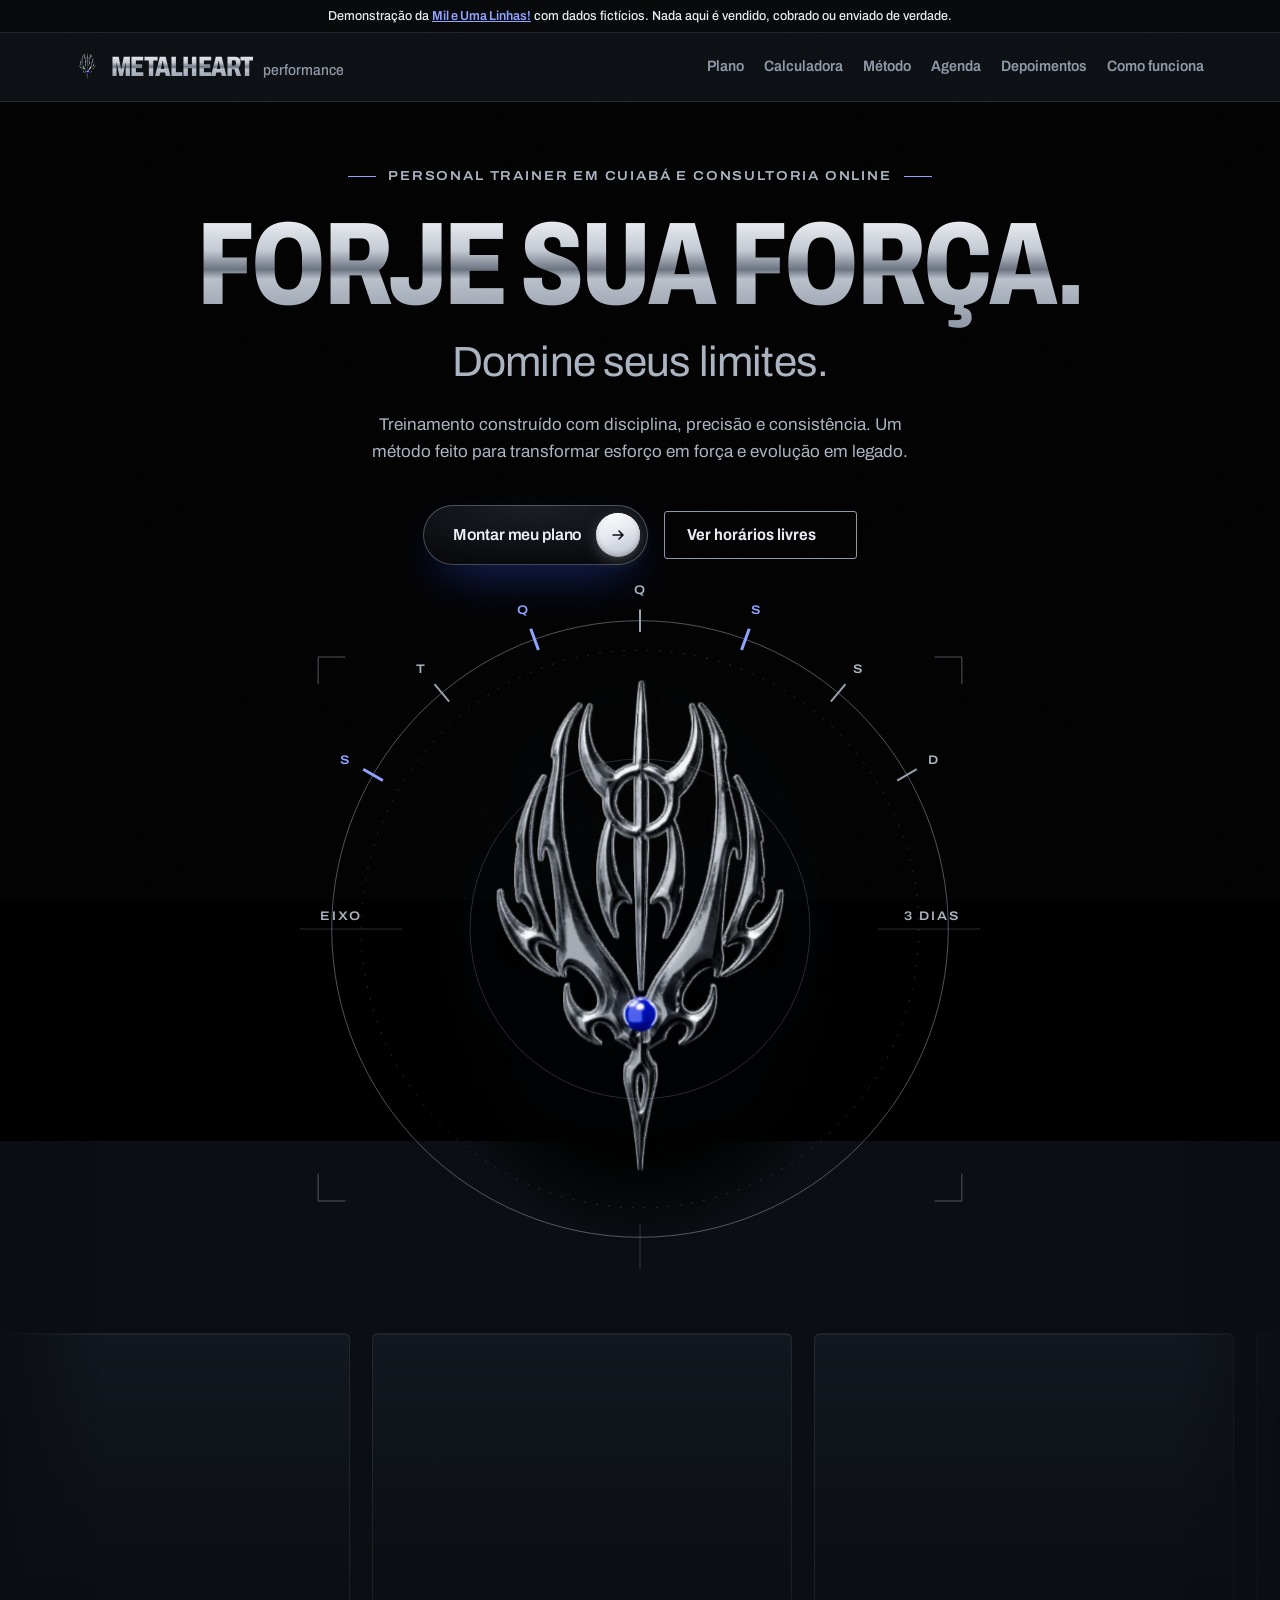
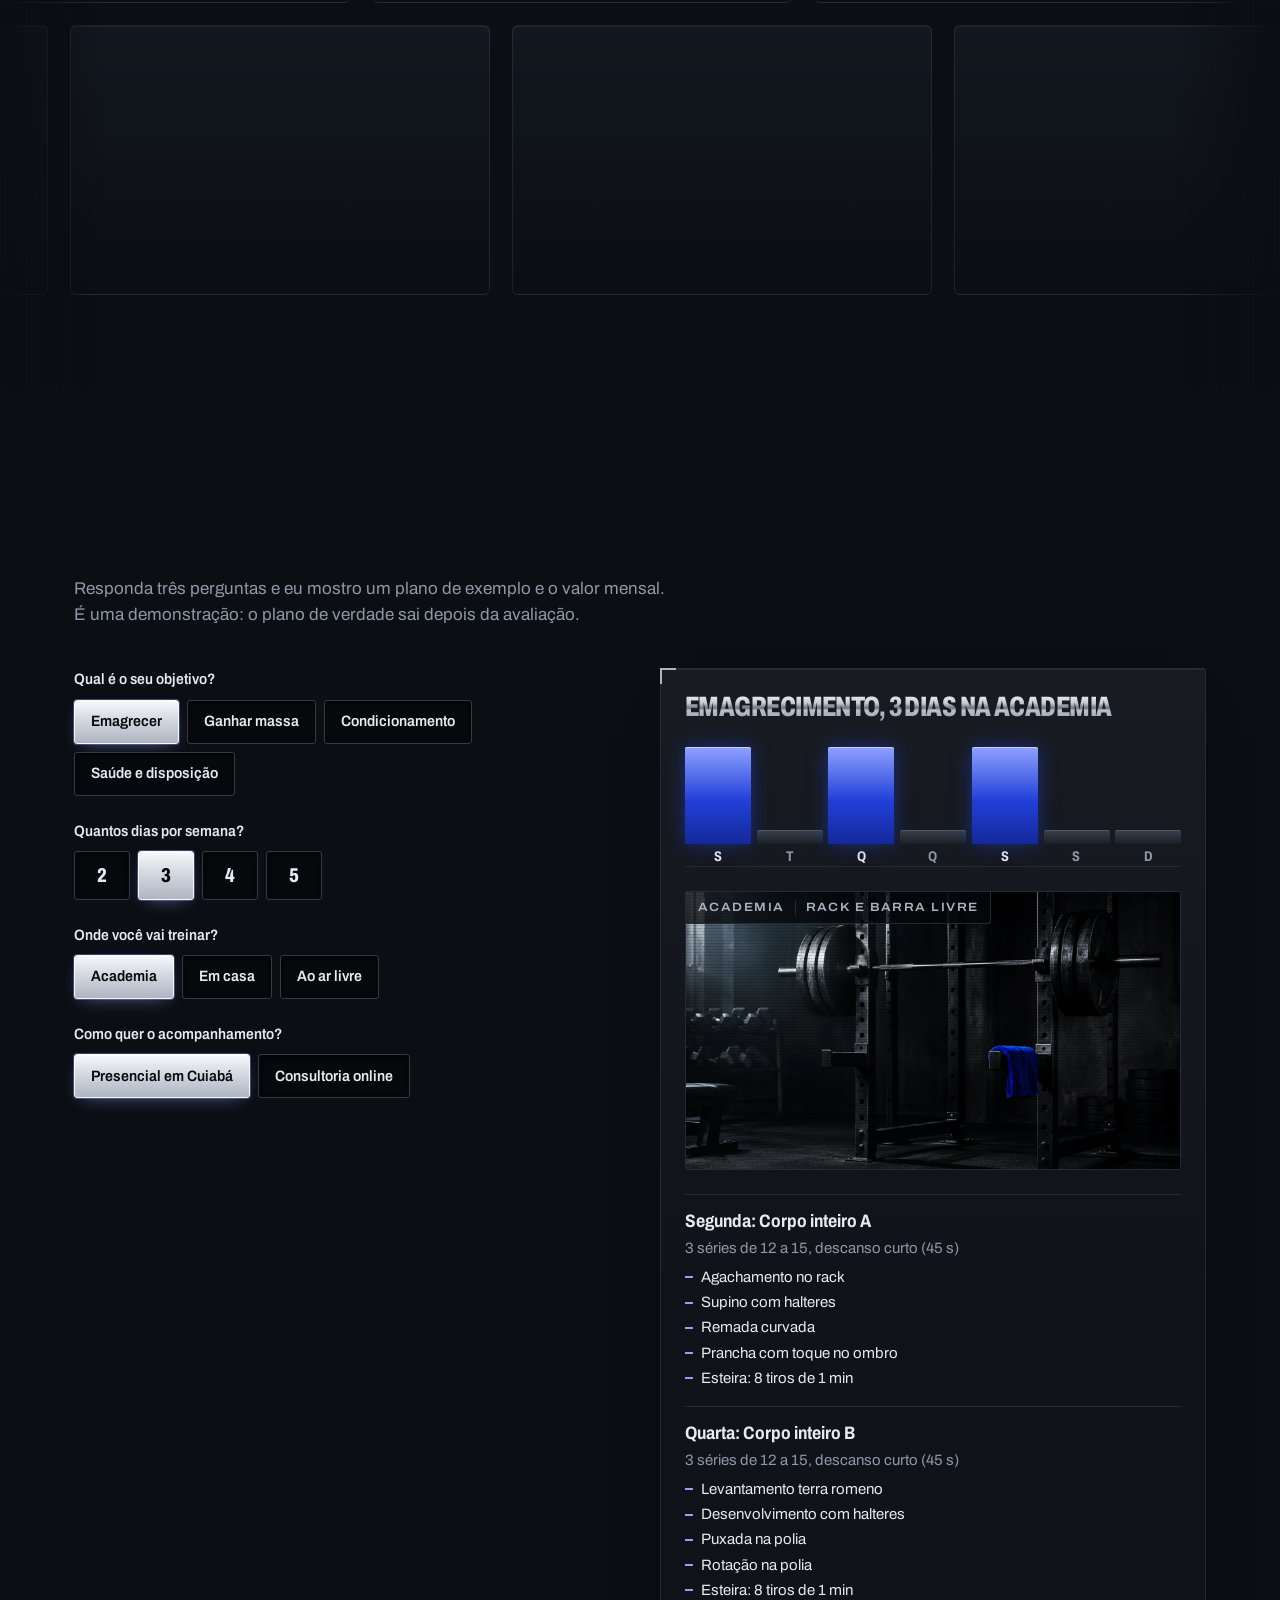
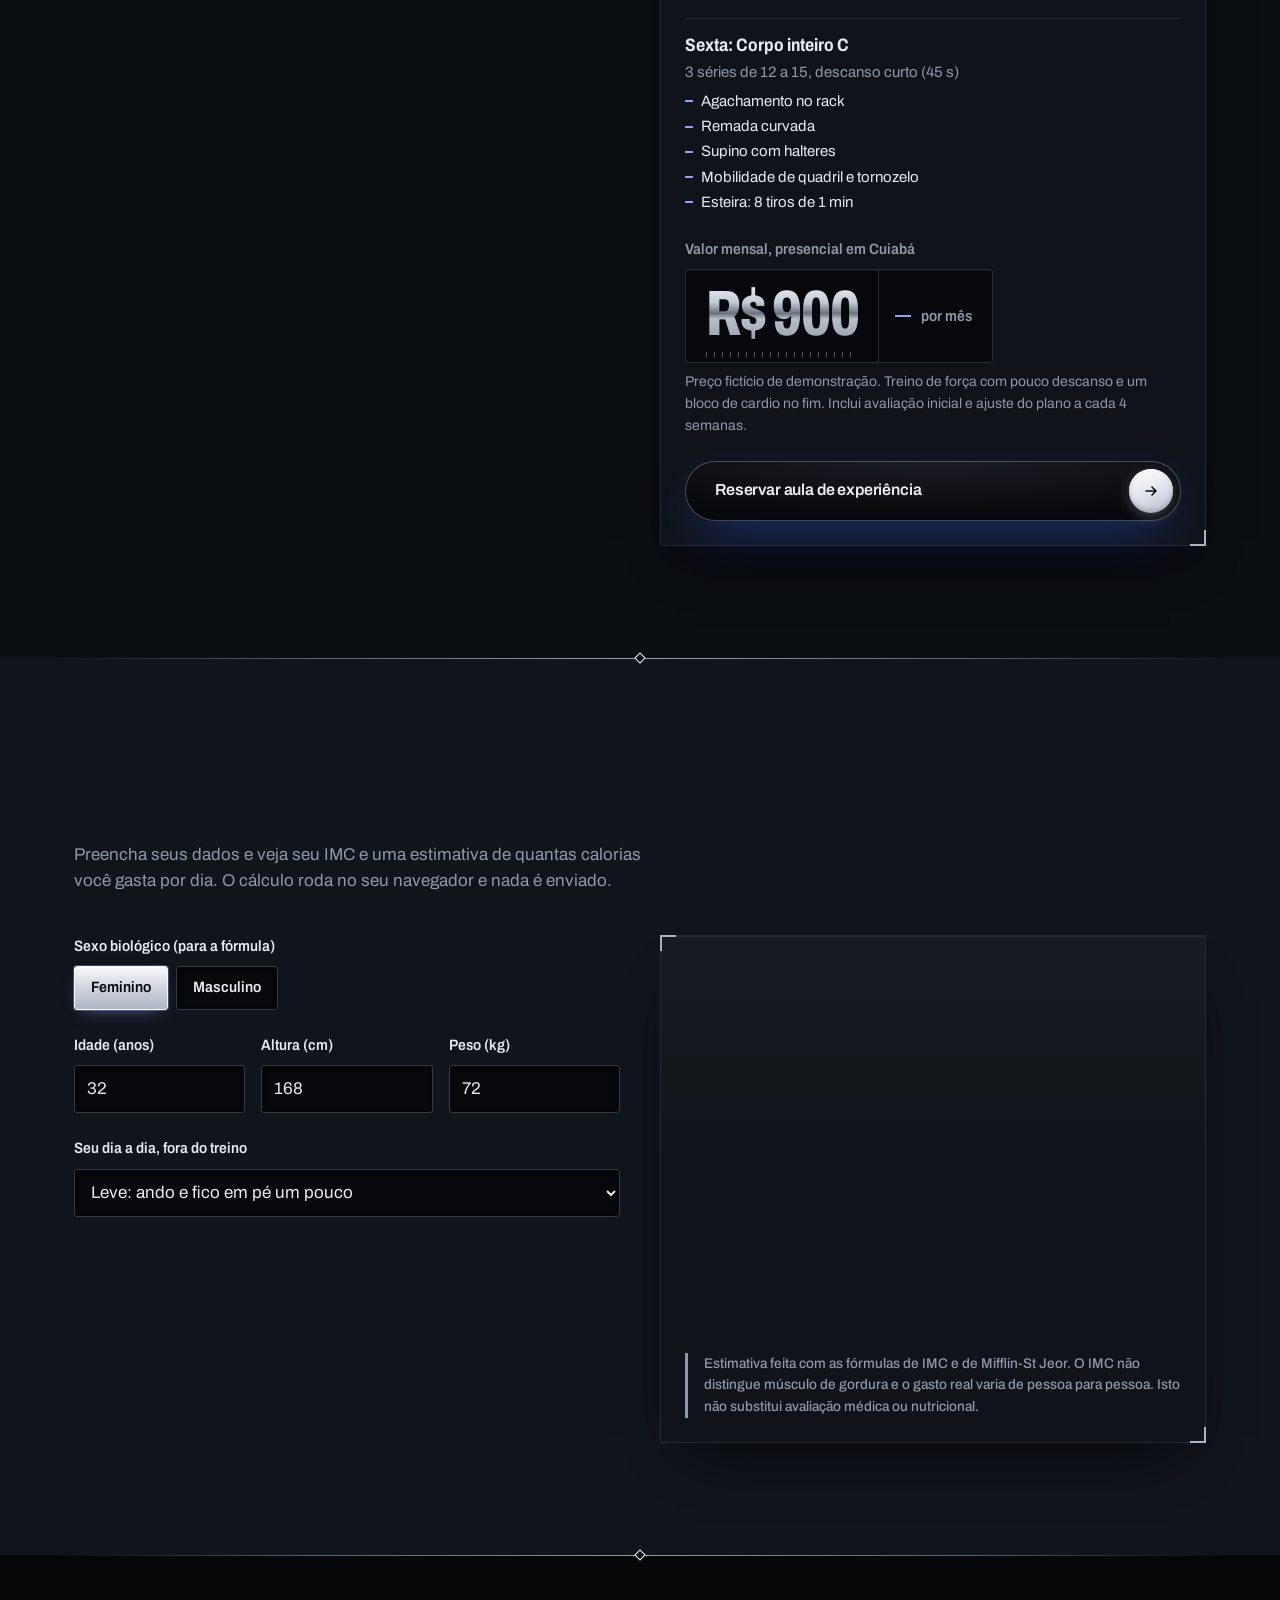
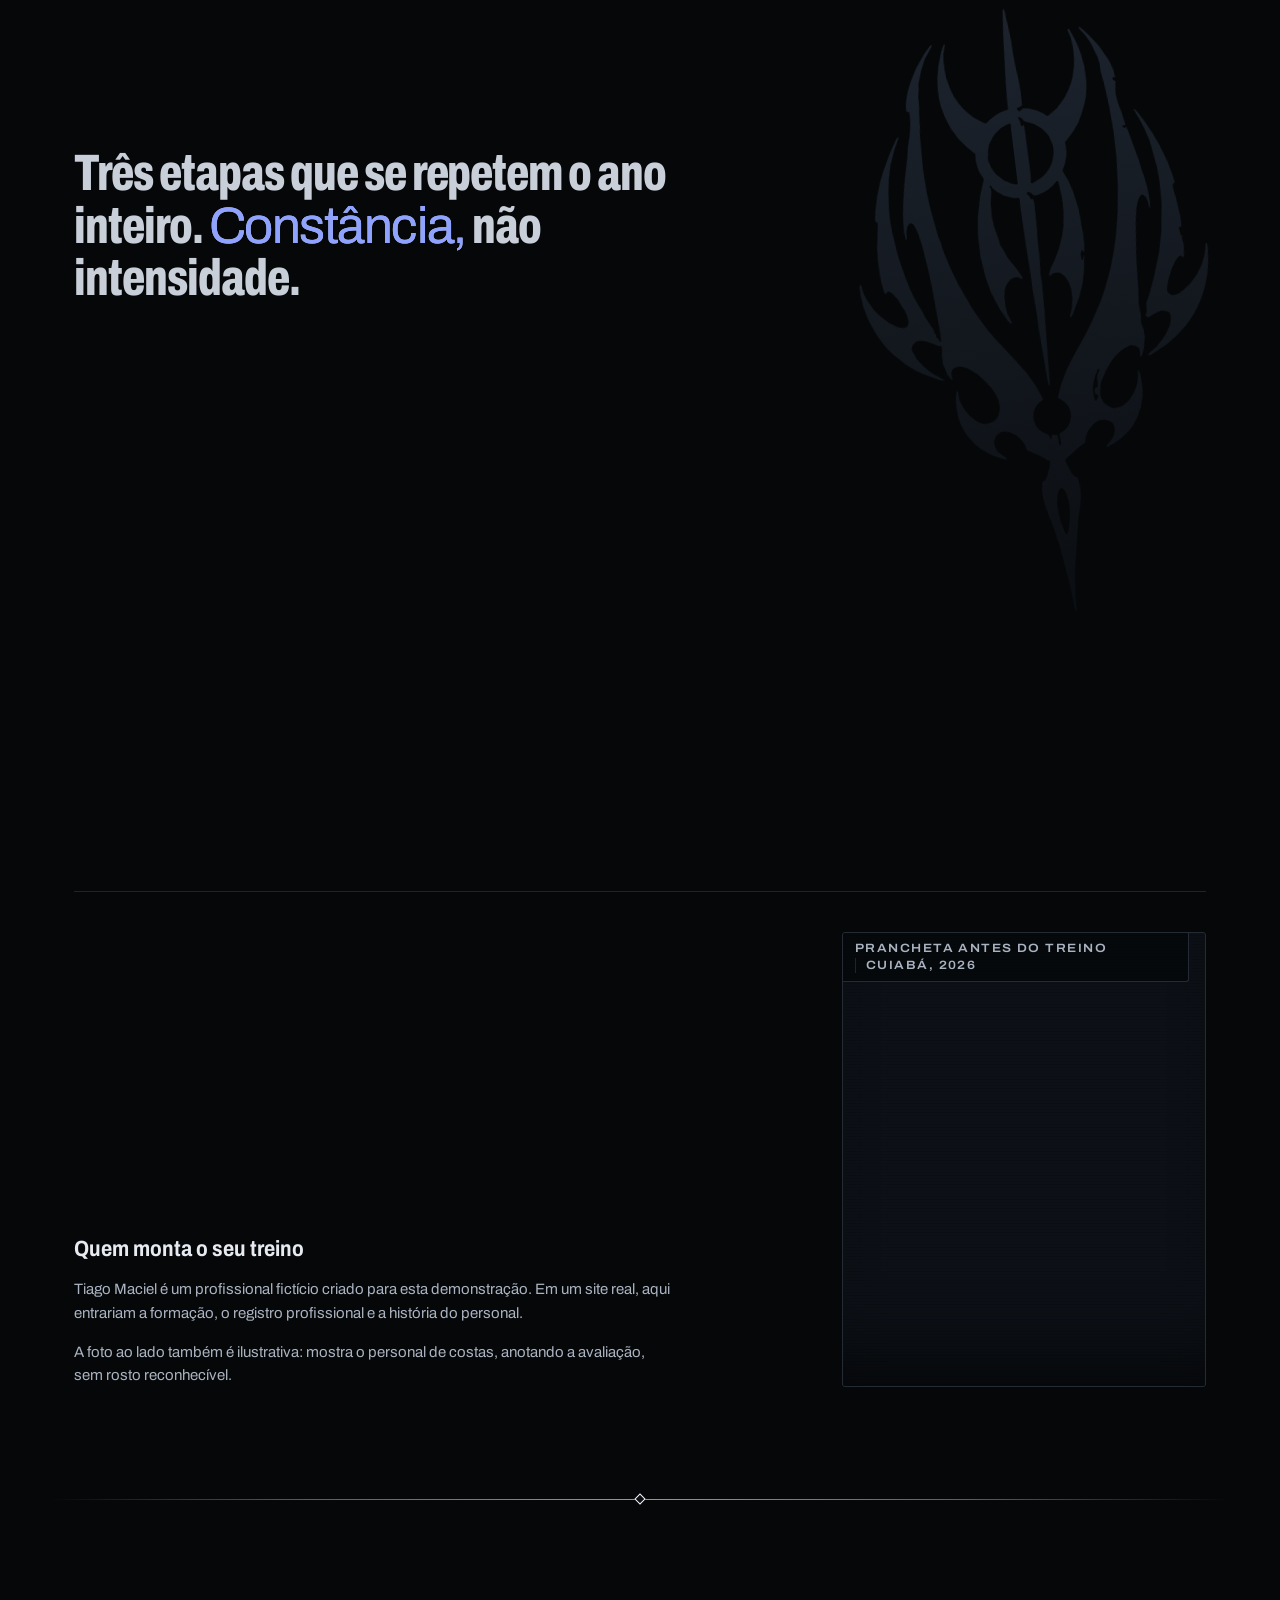
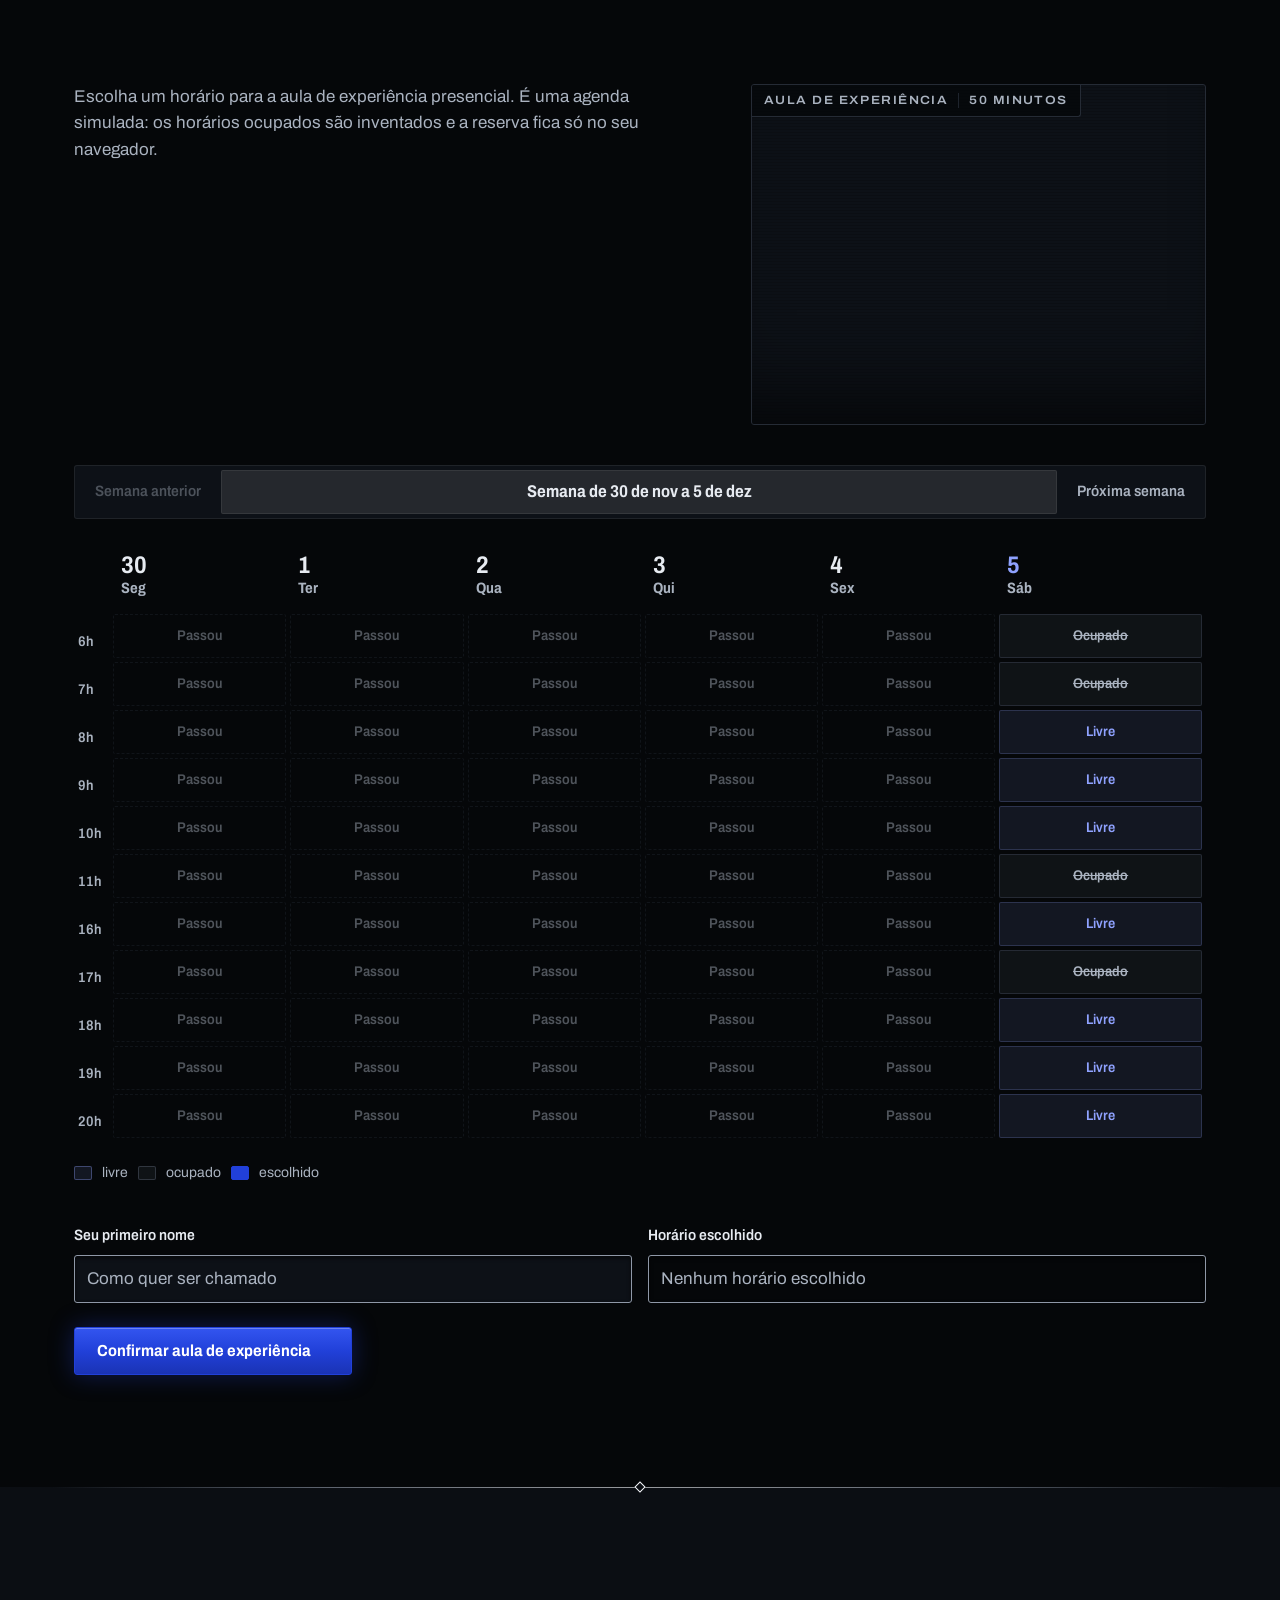
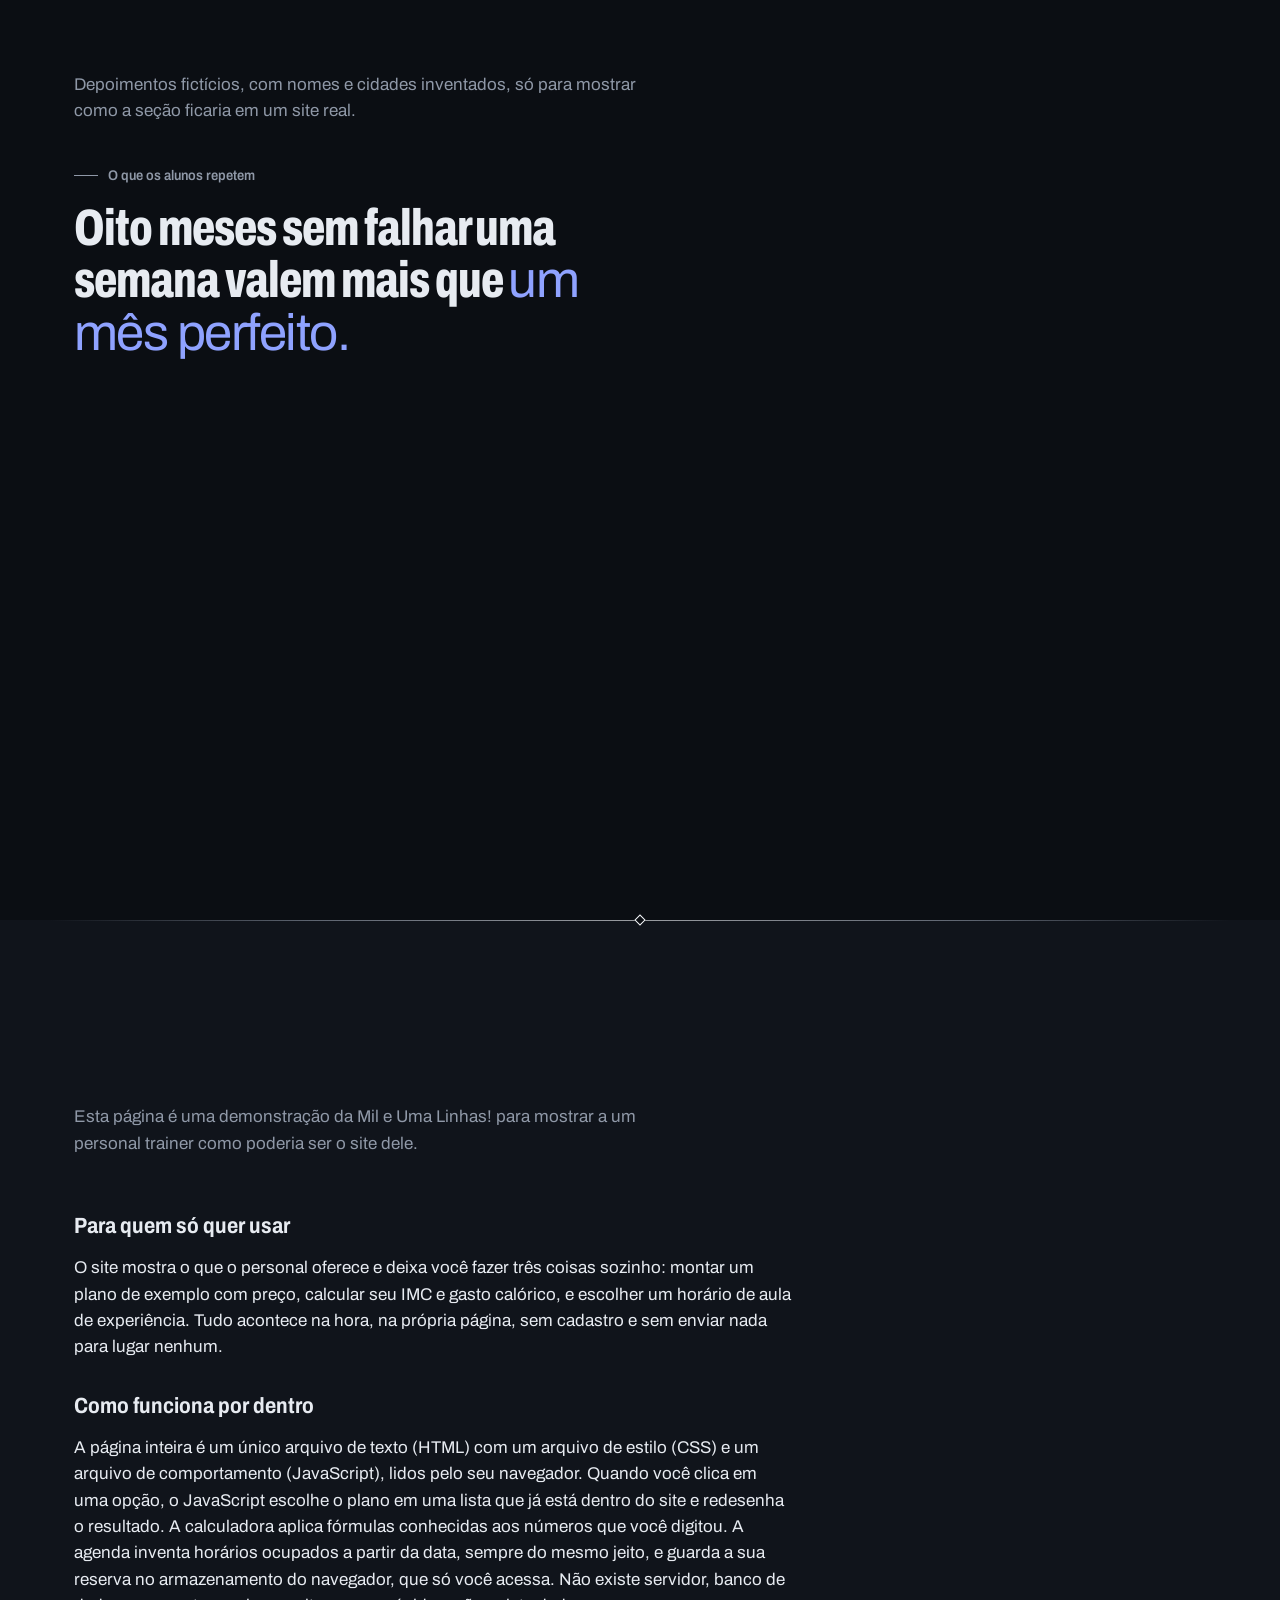
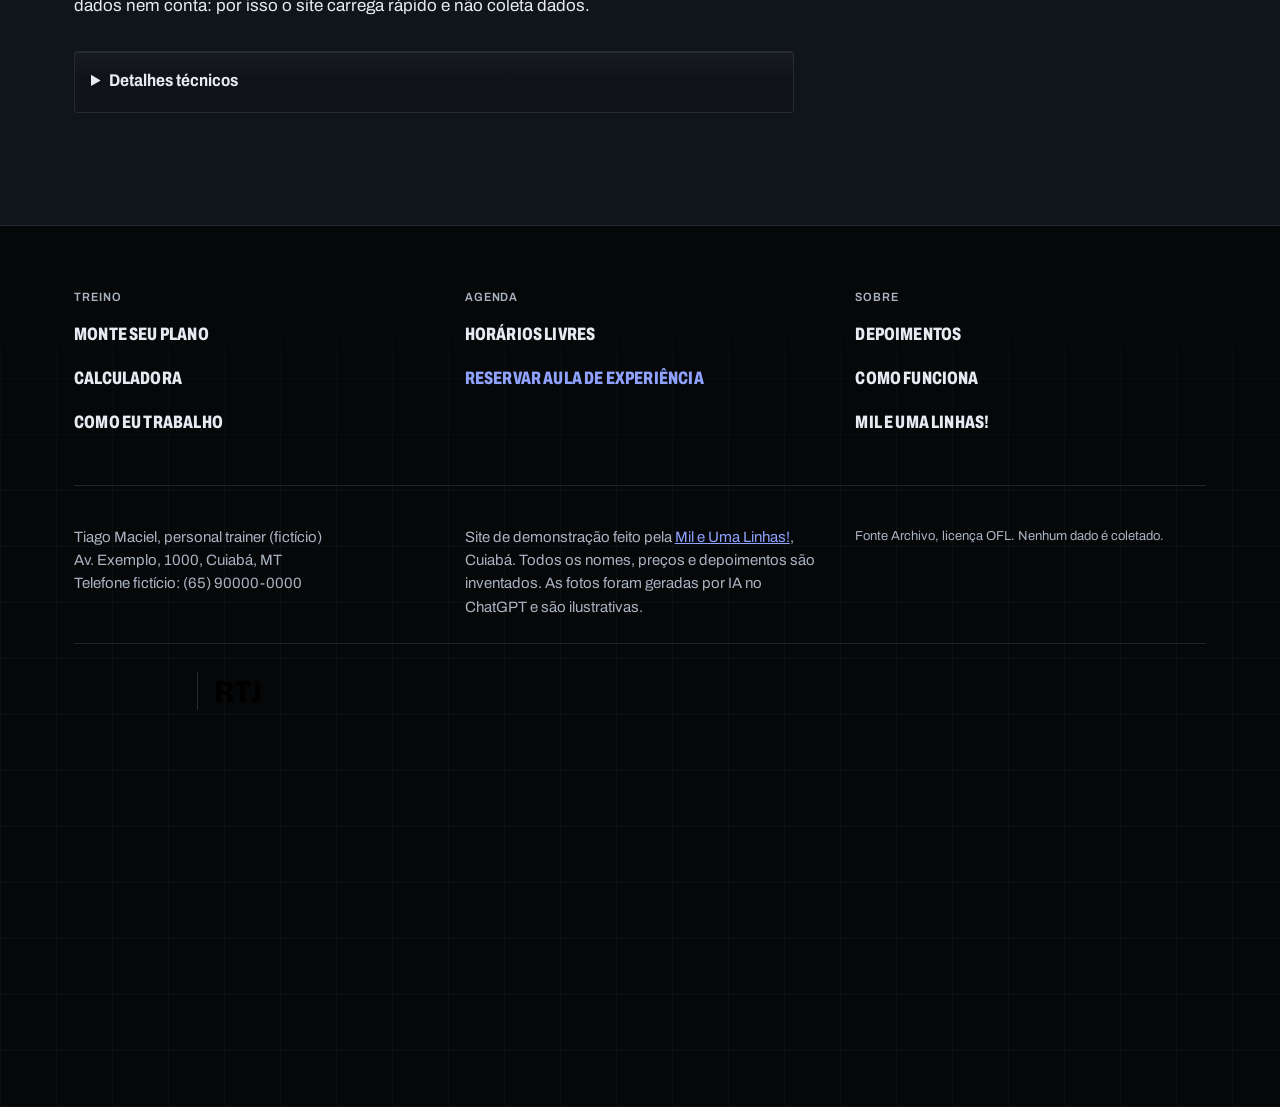
<file: index.html>
<!DOCTYPE html>
<html lang="pt-BR">
<head>
  <meta charset="utf-8">
  <meta name="viewport" content="width=device-width, initial-scale=1">
  <meta http-equiv="Content-Security-Policy" content="default-src 'self'; script-src 'self'; style-src 'self'; img-src 'self' data: blob:; font-src 'self'; connect-src 'none'; object-src 'none'; base-uri 'none'; form-action 'none'">
  <title>Metalheart Performance | Personal trainer em Cuiabá e consultoria online</title>
  <meta name="description" content="Site de demonstração de um personal trainer fictício: monte um plano de treino, calcule IMC e gasto calórico e simule a reserva de um horário. Feito pela Mil e Uma Linhas!.">
  <meta name="theme-color" content="#050709">
  <link rel="canonical" href="https://toshiro01001.github.io/personal/">
  <link rel="icon" href="favicon.svg" type="image/svg+xml">
  <link rel="preload" href="fonts/archivo-latin-variable.woff2" as="font" type="font/woff2" crossorigin>
  <link rel="stylesheet" href="css/estilo.css?v=20261115c">
</head>
<body>

<a class="pular" href="#plano">Pular para o montador de plano</a>

<p class="faixa-demo" role="note">
  Demonstração da <a href="https://mileumalinhas.com.br" rel="noopener">Mil e Uma Linhas!</a> com dados fictícios. Nada aqui é vendido, cobrado ou enviado de verdade.
</p>

<header class="topo">
  <div class="grade topo-conteudo">
    <a class="marca" href="#inicio" aria-label="Metalheart Performance, início da página">
      <img class="marca-simbolo" src="img/sigilo-marca.webp" width="96" height="129" alt="">
      <span class="marca-nome">METALHEART</span>
      <span class="marca-sub">performance</span>
    </a>
    <nav class="menu" aria-label="Seções da página">
      <a href="#plano">Plano</a>
      <a href="#calculadora">Calculadora</a>
      <a href="#metodo">Método</a>
      <a href="#agenda">Agenda</a>
      <a href="#depoimentos">Depoimentos</a>
      <a href="#como-funciona">Como funciona</a>
    </nav>
  </div>
</header>

<main id="inicio">

  <!-- ABERTURA -->
  <section class="abertura" aria-labelledby="titulo-abertura">
    <div class="grade abertura-grade">
      <div class="abertura-texto">
        <p class="abertura-local">Personal trainer em Cuiabá e consultoria online</p>
        <h1 id="titulo-abertura" class="titulo-grande">
          <span class="linha-anim t1"><span class="t1-texto">Forje sua força.</span><span class="cromo-titulo" id="cromo-titulo" data-texto="FORJE SUA FORÇA." data-mascara="img/cromo-titulo.png" aria-hidden="true"></span></span>
          <span class="linha-anim t2">Domine seus limites.</span>
        </h1>
        <p class="abertura-lead">Treinamento construído com disciplina, precisão e consistência. Um método feito para transformar esforço em força e evolução em legado.</p>
        <div class="acoes">
          <a class="metal-btn" href="#plano"><span class="metal-btn__metal" aria-hidden="true"></span><span class="metal-btn__label">Montar meu plano</span><span class="metal-btn__orb" aria-hidden="true"><svg viewBox="0 0 16 16"><path d="M3 8h10M9 4l4 4-4 4" fill="none" stroke="currentColor" stroke-width="1.6" stroke-linecap="round" stroke-linejoin="round"/></svg><svg viewBox="0 0 16 16"><path d="M3 8h10M9 4l4 4-4 4" fill="none" stroke="currentColor" stroke-width="1.6" stroke-linecap="round" stroke-linejoin="round"/></svg></span></a>
          <a class="botao botao-secundario" href="#agenda"><span class="rolo"><span class="rolo-texto" data-rotulo="Ver horários livres">Ver horários livres</span></span></a>
        </div>
      </div>
      <figure class="abertura-figura sigilo-palco" id="sigilo-palco">
        <div class="sigilo-area">
        <svg class="mira" viewBox="0 0 600 600" aria-hidden="true" focusable="false">
          <circle cx="300" cy="300" r="272"/>
          <g class="mira-giro"><circle class="mira-fina" cx="300" cy="300" r="246" stroke-dasharray="2 10"/></g>
          <circle class="mira-fina" cx="300" cy="300" r="150"/>
          <line class="mira-fina" x1="0" y1="300" x2="90" y2="300"/><line class="mira-fina" x1="510" y1="300" x2="600" y2="300"/>
          <line class="mira-fina" x1="300" y1="560" x2="300" y2="600"/>
          <path d="M40 60 H16 V84 M560 60 H584 V84 M40 540 H16 V516 M560 540 H584 V516"/>
          <line class="mira-dia aceso" x1="73.1" y1="169.0" x2="55.8" y2="159.0"/><text class="aceso" x="40.2" y="154.0" text-anchor="middle">S</text><line class="mira-dia" x1="131.6" y1="99.3" x2="118.7" y2="84.0"/><text class="" x="107.2" y="74.2" text-anchor="middle">T</text><line class="mira-dia aceso" x1="210.4" y1="53.8" x2="203.6" y2="35.0"/><text class="aceso" x="197.4" y="22.1" text-anchor="middle">Q</text><line class="mira-dia" x1="300.0" y1="38.0" x2="300.0" y2="18.0"/><text class="" x="300.0" y="4.0" text-anchor="middle">Q</text><line class="mira-dia aceso" x1="389.6" y1="53.8" x2="396.4" y2="35.0"/><text class="aceso" x="402.6" y="22.1" text-anchor="middle">S</text><line class="mira-dia" x1="468.4" y1="99.3" x2="481.3" y2="84.0"/><text class="" x="492.8" y="74.2" text-anchor="middle">S</text><line class="mira-dia" x1="526.9" y1="169.0" x2="544.2" y2="159.0"/><text class="" x="559.8" y="154.0" text-anchor="middle">D</text>
          <text x="18" y="292">eixo</text><text x="582" y="292" text-anchor="end">3 dias</text>
        </svg>
        <img class="hero-foto sigilo-fixo" src="img/sigilo-frente.webp" width="640" height="860" alt="Símbolo da Metalheart Performance: um emblema de lâminas de aço escuro com pontas afiadas e uma gema azul-cobalto na base. Em volta, uma mira marca os sete dias da semana, com três acesos." fetchpriority="high" decoding="async">
        <div class="sigilo-3d" id="sigilo-3d"></div>
        <canvas class="sigilo-quadro" id="sigilo-quadro" width="420" height="564" aria-hidden="true"></canvas>
        </div>
      </figure>
    </div>
  </section>

  <!-- FAIXA DE LOCAIS E DIAS -->
  <section class="esteira" data-marquee aria-label="Onde, como e o que se treina">
    <p class="visualmente-oculto">Onde e como: academia, em casa, ao ar livre, de 2 a 5 dias por semana, presencial ou online.</p>
  </section>

  <!-- MONTADOR DE PLANO -->
  <section class="secao" id="plano" aria-labelledby="titulo-plano">
    <div class="grade">
      <h2 id="titulo-plano" class="titulo-secao"><span class="linha-anim">Monte seu plano</span></h2>
      <p class="intro-secao">Responda três perguntas e eu mostro um plano de exemplo e o valor mensal. É uma demonstração: o plano de verdade sai depois da avaliação.</p>

      <div class="duas-colunas">
        <form class="formulario" id="form-plano" novalidate>
          <fieldset class="campo-grupo">
            <legend>Qual é o seu objetivo?</legend>
            <div class="opcoes">
              <label class="opcao"><input type="radio" name="objetivo" value="emagrecer" checked><span>Emagrecer</span></label>
              <label class="opcao"><input type="radio" name="objetivo" value="massa"><span>Ganhar massa</span></label>
              <label class="opcao"><input type="radio" name="objetivo" value="condicionamento"><span>Condicionamento</span></label>
              <label class="opcao"><input type="radio" name="objetivo" value="saude"><span>Saúde e disposição</span></label>
            </div>
          </fieldset>

          <fieldset class="campo-grupo">
            <legend>Quantos dias por semana?</legend>
            <div class="opcoes opcoes-numeros">
              <label class="opcao"><input type="radio" name="dias" value="2"><span>2</span></label>
              <label class="opcao"><input type="radio" name="dias" value="3" checked><span>3</span></label>
              <label class="opcao"><input type="radio" name="dias" value="4"><span>4</span></label>
              <label class="opcao"><input type="radio" name="dias" value="5"><span>5</span></label>
            </div>
          </fieldset>

          <fieldset class="campo-grupo">
            <legend>Onde você vai treinar?</legend>
            <div class="opcoes">
              <label class="opcao"><input type="radio" name="local" value="academia" checked><span>Academia</span></label>
              <label class="opcao"><input type="radio" name="local" value="casa"><span>Em casa</span></label>
              <label class="opcao"><input type="radio" name="local" value="arlivre"><span>Ao ar livre</span></label>
            </div>
          </fieldset>

          <fieldset class="campo-grupo">
            <legend>Como quer o acompanhamento?</legend>
            <div class="opcoes">
              <label class="opcao"><input type="radio" name="formato" value="presencial" checked><span>Presencial em Cuiabá</span></label>
              <label class="opcao"><input type="radio" name="formato" value="online"><span>Consultoria online</span></label>
            </div>
          </fieldset>
        </form>

        <div class="resultado-plano" id="resultado-plano" aria-live="polite">
          <p class="resultado-titulo" id="plano-nome">Plano de exemplo</p>
          <div class="mini-semana" id="mini-semana" aria-label="Dias de treino na semana"></div>
          <figure class="plano-foto plano-foto-academia" id="plano-foto">
            <img id="plano-foto-img" src="img/local-academia.webp" width="1456" height="816" loading="lazy" decoding="async" alt="Área de pesos livres de uma academia escura e vazia: rack de aço preto com a barra carregada de anilhas, sob uma luz fria lateral, e uma toalha azul-cobalto pendurada no suporte.">
            <figcaption class="olho-foto" id="plano-foto-legenda"><span>Academia</span><span>rack e barra livre</span></figcaption>
          </figure>
          <ol class="dias-plano" id="dias-plano"></ol>
          <div class="preco-bloco">
            <p class="preco-rotulo" id="preco-rotulo">Valor mensal, presencial</p>
            <div class="pilula">
              <p class="pilula-numero"><span class="pilula-real" id="preco-valor">R$ 900</span><span class="pilula-conta" aria-hidden="true"></span></p>
              <p class="pilula-legenda"><span class="pilula-traco" aria-hidden="true"></span>por mês</p>
            </div>
            <p class="preco-nota" id="preco-nota">Preço fictício de demonstração. Inclui avaliação inicial e ajuste do plano a cada 4 semanas.</p>
          </div>
          <a class="metal-btn" href="#agenda"><span class="metal-btn__metal" aria-hidden="true"></span><span class="metal-btn__label">Reservar aula de experiência</span><span class="metal-btn__orb" aria-hidden="true"><svg viewBox="0 0 16 16"><path d="M3 8h10M9 4l4 4-4 4" fill="none" stroke="currentColor" stroke-width="1.6" stroke-linecap="round" stroke-linejoin="round"/></svg><svg viewBox="0 0 16 16"><path d="M3 8h10M9 4l4 4-4 4" fill="none" stroke="currentColor" stroke-width="1.6" stroke-linecap="round" stroke-linejoin="round"/></svg></span></a>
        </div>
      </div>
    </div>
  </section>

  <!-- CALCULADORA -->
  <section class="secao secao-alt" id="calculadora" aria-labelledby="titulo-calc">
    <div class="grade">
      <h2 id="titulo-calc" class="titulo-secao"><span class="linha-anim">Calculadora de IMC e gasto calórico</span></h2>
      <p class="intro-secao">Preencha seus dados e veja seu IMC e uma estimativa de quantas calorias você gasta por dia. O cálculo roda no seu navegador e nada é enviado.</p>

      <div class="duas-colunas">
        <form class="formulario" id="form-calc" novalidate>
          <fieldset class="campo-grupo">
            <legend>Sexo biológico (para a fórmula)</legend>
            <div class="opcoes">
              <label class="opcao"><input type="radio" name="sexo" value="f" checked><span>Feminino</span></label>
              <label class="opcao"><input type="radio" name="sexo" value="m"><span>Masculino</span></label>
            </div>
          </fieldset>
          <div class="campos-linha">
            <div class="campo">
              <label for="idade">Idade (anos)</label>
              <input id="idade" name="idade" type="number" inputmode="numeric" min="14" max="100" value="32" required>
            </div>
            <div class="campo">
              <label for="altura">Altura (cm)</label>
              <input id="altura" name="altura" type="number" inputmode="numeric" min="120" max="230" value="168" required>
            </div>
            <div class="campo">
              <label for="peso">Peso (kg)</label>
              <input id="peso" name="peso" type="number" inputmode="decimal" min="30" max="300" step="0.1" value="72" required>
            </div>
          </div>
          <div class="campo">
            <label for="atividade">Seu dia a dia, fora do treino</label>
            <select id="atividade" name="atividade">
              <option value="1.2">Sentado quase o dia todo</option>
              <option value="1.375" selected>Leve: ando e fico em pé um pouco</option>
              <option value="1.55">Moderado: trabalho em pé</option>
              <option value="1.725">Ativo: trabalho físico pesado</option>
            </select>
          </div>
          <p class="erro" id="erro-calc" role="alert" hidden></p>
        </form>

        <div class="resultado-calc" aria-live="polite">
          <div class="medida">
            <p class="medida-rotulo">Seu IMC</p>
            <div class="pilula">
              <p class="pilula-numero"><span class="pilula-real" id="imc-valor">25,5</span><span class="pilula-conta" aria-hidden="true"></span></p>
              <p class="pilula-legenda"><span class="pilula-traco" aria-hidden="true"></span>kg/m²</p>
            </div>
            <p class="medida-faixa" id="imc-faixa">Sobrepeso (25 a 29,9)</p>
          </div>
          <div class="medida">
            <p class="medida-rotulo">Gasto diário estimado</p>
            <div class="pilula">
              <p class="pilula-numero"><span class="pilula-real" id="gasto-valor">1.950</span><span class="pilula-conta" aria-hidden="true"></span></p>
              <p class="pilula-legenda"><span class="pilula-traco" aria-hidden="true"></span>kcal por dia</p>
            </div>
            <p class="medida-faixa" id="tmb-texto">Metabolismo basal de cerca de 1.420 kcal, vezes o fator do seu dia a dia.</p>
          </div>
          <p class="aviso">Estimativa feita com as fórmulas de IMC e de Mifflin-St Jeor. O IMC não distingue músculo de gordura e o gasto real varia de pessoa para pessoa. Isto não substitui avaliação médica ou nutricional.</p>
        </div>
      </div>
    </div>
  </section>

  <!-- MÉTODO -->
  <section class="secao secao-escura" id="metodo" aria-labelledby="titulo-metodo">
    <div class="grade">
      <div class="marca-fantasma" aria-hidden="true"></div>
      <h2 id="titulo-metodo" class="titulo-secao"><span class="linha-anim">Como eu trabalho</span></h2>
      <p class="intro-secao declaracao">Três etapas que se repetem o ano inteiro. <span class="declaracao-destaque">Constância,</span> não intensidade.</p>
      <dl class="etapas">
        <div class="etapa">
          <dt><span class="etapa-nome">Avaliação</span> <span class="chip-delta">Semana 1</span></dt>
          <dd class="etapa-midia"><img src="img/metodo-avaliacao.webp" width="1456" height="970" loading="lazy" decoding="async" alt="Fita métrica de aço, adipômetro de metal e prancheta com folha quadriculada em branco sobre uma bancada de aço escuro, com uma caneta azul-cobalto."></dd>
          <dd>Na primeira semana eu olho postura, mobilidade, histórico de lesões e, principalmente, sua rotina. O treino tem que caber nela, não o contrário.</dd>
        </div>
        <div class="etapa">
          <dt><span class="etapa-nome">Plano</span> <span class="chip-delta">Por escrito</span></dt>
          <dd class="etapa-midia"><img src="img/metodo-plano.webp" width="1456" height="970" loading="lazy" decoding="async" alt="Caderno preto aberto com páginas em branco e marcador de fita azul-cobalto sobre um banco de treino, ao lado de um celular com a tela apagada e um cronômetro de metal."></dd>
          <dd>Você recebe o plano por escrito, com vídeo curto de cada exercício, carga sugerida e o que fazer se perder um dia. Presencial ou online, o material é o mesmo.</dd>
        </div>
        <div class="etapa">
          <dt><span class="etapa-nome">Ajuste</span> <span class="chip-delta">A cada 4 semanas</span></dt>
          <dd class="etapa-midia"><img src="img/metodo-ajuste.webp" width="1456" height="970" loading="lazy" decoding="async" alt="Anilhas de ferro de tamanhos diferentes encostadas em uma parede de concreto escuro, com pó de magnésio no chão e uma presilha de barra azul-cobalto sobre uma delas."></dd>
          <dd>A cada 4 semanas a gente mede o que mudou e troca o que precisa. É esse ciclo curto que mantém o resultado vindo sem você enjoar.</dd>
        </div>
      </dl>
      <div class="metodo-sobre">
        <div class="metodo-texto">
          <h3 class="metodo-titulo">Quem monta o seu treino</h3>
          <p class="metodo-bio">Tiago Maciel é um profissional fictício criado para esta demonstração. Em um site real, aqui entrariam a formação, o registro profissional e a história do personal.</p>
          <p class="metodo-bio">A foto ao lado também é ilustrativa: mostra o personal de costas, anotando a avaliação, sem rosto reconhecível.</p>
        </div>
        <figure class="metodo-foto">
          <img src="img/tiago-retrato.webp" width="1152" height="1440" loading="lazy" decoding="async" alt="Personal trainer visto de costas, de camiseta preta, anotando em uma prancheta diante de uma parede de concreto escuro, com uma toalha azul-cobalto pendurada em um gancho.">
          <figcaption class="olho-foto"><span>Prancheta antes do treino</span><span>Cuiabá, 2026</span></figcaption>
        </figure>
      </div>
    </div>
  </section>

  <!-- AGENDA -->
  <section class="secao secao-escura secao-agenda" id="agenda" aria-labelledby="titulo-agenda">
    <div class="grade">
      <h2 id="titulo-agenda" class="titulo-secao"><span class="linha-anim">Horários livres</span></h2>
      <div class="agenda-topo">
        <p class="intro-secao">Escolha um horário para a aula de experiência presencial. É uma agenda simulada: os horários ocupados são inventados e a reserva fica só no seu navegador.</p>
        <figure class="agenda-foto">
          <img src="img/agenda-aula-experiencia.webp" width="1456" height="1088" loading="lazy" decoding="async" alt="Personal trainer e aluno vistos de costas em uma academia à meia-luz, ajustando a pegada na barra apoiada no rack, com uma toalha azul-cobalto pendurada ao lado.">
          <figcaption class="olho-foto"><span>Aula de experiência</span><span>50 minutos</span></figcaption>
        </figure>
      </div>

      <div class="agenda-controles trilho">
        <button type="button" class="segmento" id="semana-anterior" aria-label="Semana anterior">Semana anterior</button>
        <p class="agenda-periodo" id="agenda-periodo" aria-live="polite"></p>
        <button type="button" class="segmento" id="semana-proxima" aria-label="Próxima semana">Próxima semana</button>
      </div>

      <div class="agenda-dias trilho" id="agenda-dias" role="group" aria-label="Escolha o dia"></div>

      <div class="agenda-rolagem">
        <table class="agenda" id="agenda-tabela">
          <caption class="visualmente-oculto">Horários da semana. Escolha uma célula livre para selecionar.</caption>
          <thead><tr id="agenda-cabecalho"></tr></thead>
          <tbody id="agenda-corpo"></tbody>
        </table>
      </div>
      <p class="agenda-legenda"><span class="amostra amostra-livre"></span> livre <span class="amostra amostra-ocupado"></span> ocupado <span class="amostra amostra-escolhido"></span> escolhido</p>

      <form class="formulario formulario-escuro" id="form-reserva" novalidate>
        <div class="campos-linha">
          <div class="campo">
            <label for="reserva-nome">Seu primeiro nome</label>
            <input id="reserva-nome" name="nome" type="text" autocomplete="given-name" maxlength="40" placeholder="Como quer ser chamado">
          </div>
          <div class="campo">
            <label for="reserva-horario">Horário escolhido</label>
            <input id="reserva-horario" type="text" readonly value="Nenhum horário escolhido" aria-live="polite">
          </div>
        </div>
        <p class="erro erro-escura" id="erro-reserva" role="alert" hidden></p>
        <div class="acoes">
          <button type="submit" class="botao botao-principal"><span class="rolo"><span class="rolo-texto" data-rotulo="Confirmar aula de experiência">Confirmar aula de experiência</span></span></button>
          <button type="button" class="botao botao-escuro" id="limpar-reserva" hidden><span class="rolo"><span class="rolo-texto" data-rotulo="Cancelar reserva">Cancelar reserva</span></span></button>
        </div>
      </form>

      <div class="confirmacao" id="confirmacao" hidden tabindex="-1">
        <p class="confirmacao-titulo">Aula de experiência marcada</p>
        <p id="confirmacao-texto"></p>
        <p class="confirmacao-nota">Nada foi enviado. A reserva fica guardada só neste navegador (localStorage) para você ver como a confirmação funcionaria. Use "Cancelar reserva" para apagar.</p>
      </div>
    </div>
  </section>

  <!-- DEPOIMENTOS -->
  <section class="secao" id="depoimentos" aria-labelledby="titulo-depoimentos">
    <div class="grade">
      <h2 id="titulo-depoimentos" class="titulo-secao"><span class="linha-anim">Quem treina comigo</span></h2>
      <p class="intro-secao">Depoimentos fictícios, com nomes e cidades inventados, só para mostrar como a seção ficaria em um site real.</p>
      <p class="declaracao-olho">O que os alunos repetem</p>
      <p class="declaracao">Oito meses sem falhar uma semana valem mais que <span class="declaracao-destaque">um mês perfeito.</span></p>
      <div class="carrossel" id="carrossel" aria-roledescription="carrossel" aria-label="Depoimentos">
      <div class="depoimentos" id="depoimentos-trilho">
        <blockquote class="depoimento">
          <p>Eu já tinha começado e parado uma dúzia de vezes. Com três dias por semana que cabem antes do trabalho, estou há oito meses sem falhar uma semana.</p>
          <footer><cite>Renata Alcântara</cite>, Cuiabá, treino presencial</footer>
        </blockquote>
        <blockquote class="depoimento">
          <p>Moro longe de academia e achei que consultoria online fosse só uma planilha. Recebi vídeo de cada exercício e ajuste toda vez que perguntei.</p>
          <footer><cite>Jonas Peralta</cite>, Várzea Grande, consultoria online</footer>
        </blockquote>
        <blockquote class="depoimento">
          <p>Comecei aos 58 anos querendo só subir escada sem cansar. Hoje faço agachamento com carga e o joelho parou de reclamar.</p>
          <footer><cite>Cleide Marquezini</cite>, Rondonópolis, consultoria online</footer>
        </blockquote>
      </div>
      <div class="carrossel-controles" id="carrossel-controles" hidden>
        <button type="button" class="seta seta-anterior" id="depo-anterior" aria-controls="depoimentos-trilho" aria-label="Depoimento anterior"></button>
        <p class="carrossel-posicao" id="carrossel-posicao" aria-live="polite">1 de 3</p>
        <button type="button" class="seta seta-proxima" id="depo-proximo" aria-controls="depoimentos-trilho" aria-label="Próximo depoimento"></button>
      </div>
      </div>
    </div>
  </section>

  <!-- COMO ISTO FUNCIONA -->
  <section class="secao secao-alt" id="como-funciona" aria-labelledby="titulo-como">
    <div class="grade">
      <h2 id="titulo-como" class="titulo-secao"><span class="linha-anim">Como isto funciona</span></h2>
      <p class="intro-secao">Esta página é uma demonstração da Mil e Uma Linhas! para mostrar a um personal trainer como poderia ser o site dele.</p>

      <div class="explicacao">
        <h3>Para quem só quer usar</h3>
        <p>O site mostra o que o personal oferece e deixa você fazer três coisas sozinho: montar um plano de exemplo com preço, calcular seu IMC e gasto calórico, e escolher um horário de aula de experiência. Tudo acontece na hora, na própria página, sem cadastro e sem enviar nada para lugar nenhum.</p>

        <h3>Como funciona por dentro</h3>
        <p>A página inteira é um único arquivo de texto (HTML) com um arquivo de estilo (CSS) e um arquivo de comportamento (JavaScript), lidos pelo seu navegador. Quando você clica em uma opção, o JavaScript escolhe o plano em uma lista que já está dentro do site e redesenha o resultado. A calculadora aplica fórmulas conhecidas aos números que você digitou. A agenda inventa horários ocupados a partir da data, sempre do mesmo jeito, e guarda a sua reserva no armazenamento do navegador, que só você acessa. Não existe servidor, banco de dados nem conta: por isso o site carrega rápido e não coleta dados.</p>

        <details class="detalhes-tecnicos">
          <summary>Detalhes técnicos</summary>
          <ul>
            <li>HTML, CSS e JavaScript próprios, sem framework, sem CDN, sem analytics. Fonte Archivo variável servida localmente (woff2, licença OFL). Os efeitos em WebGL usam duas bibliotecas servidas do próprio site, em <code>js/premium/</code>: three.js 0.169 (MIT) e Paper Shaders 0.0.81 (Apache-2.0), com as licenças em <code>js/licencas/</code>.</li>
            <li>Componentes premium: título em metal líquido, botão com anel de metal, luz que corre pelas bordas da abertura, o símbolo em 3D que gira com a rolagem, duas fileiras de cartões que andam em sentidos opostos, cartões do método que inclinam sob o ponteiro e o nome em pontos de retícula no rodapé. No celular e com "reduzir movimento", o símbolo vira imagem e os efeitos param. Sem WebGL, a página funciona inteira na versão simples. Os efeitos entram um por vez depois que a página carrega, e o site mede a fluidez: se o aparelho não aguenta, ele troca sozinho para a versão leve e lembra disso por 7 dias (uma anotação no <code>localStorage</code>, chave <code>metalheart-modo</code>).</li>
            <li>Content Security Policy via meta: <code>default-src 'self'; script-src 'self'; style-src 'self'; img-src 'self' data: blob:; font-src 'self'; connect-src 'none'; object-src 'none'; base-uri 'none'; form-action 'none'</code> (o <code>blob:</code> é a máscara do metal líquido, criada na própria página). Sem script inline e sem atributo <code>style</code>; alturas dinâmicas são definidas pelo CSSOM (<code>element.style.setProperty</code>).</li>
            <li>Montador de plano: tabela de divisões por número de dias, com exercícios trocados conforme o local (academia, casa, ar livre) e faixas de repetição conforme o objetivo. Preço vem de uma tabela fixa por formato e dias.</li>
            <li>Calculadora: IMC = peso / altura². Gasto diário = TMB (Mifflin-St Jeor) vezes fator de atividade. Validação de faixas com mensagem de erro em <code>role="alert"</code>.</li>
            <li>Agenda: grade semanal gerada a partir da data atual; ocupação determinística por função hash da data e hora. Reserva salva em <code>localStorage</code> na chave <code>cadencia-reserva</code>, com botão para apagar.</li>
            <li>Acessibilidade: <code>lang="pt-BR"</code>, contraste AA ou melhor em todos os pares, foco visível, formulários com <code>label</code> e <code>fieldset</code>, resultados em <code>aria-live</code>, tabela da agenda com cabeçalhos e botões reais nas células.</li>
            <li>Movimento: revelação dos títulos linha a linha (clip-path com bloco de cor), entrada com desfoque dos blocos ao rolar (IntersectionObserver, uma vez), barras da semana que sobem ao trocar o plano, números que contam em 400 ms, botões com rolagem do rótulo, faixa em loop pausável e carrossel de depoimentos a partir de 720 px. Tudo em CSS e JavaScript próprios, desligado com <code>prefers-reduced-motion: reduce</code>.</li>
            <li>Testes: <code>tests/site.cjs</code> com Playwright em 1280x900, iPhone 13 e 320px, checando erros de console, rolagem horizontal, texto cortado e as três funções.</li>
          </ul>
        </details>
      </div>
    </div>
  </section>
</main>

<footer class="rodape">
  <div class="grade">
    <div class="rodape-grade">
      <nav class="rodape-grupo" aria-labelledby="rodape-treino">
        <p class="rodape-olho" id="rodape-treino">Treino</p>
        <ul>
          <li><a href="#plano"><span class="rolo"><span class="rolo-texto" data-rotulo="Monte seu plano">Monte seu plano</span></span></a></li>
          <li><a href="#calculadora"><span class="rolo"><span class="rolo-texto" data-rotulo="Calculadora">Calculadora</span></span></a></li>
          <li><a href="#metodo"><span class="rolo"><span class="rolo-texto" data-rotulo="Como eu trabalho">Como eu trabalho</span></span></a></li>
        </ul>
      </nav>
      <nav class="rodape-grupo" aria-labelledby="rodape-agenda">
        <p class="rodape-olho" id="rodape-agenda">Agenda</p>
        <ul>
          <li><a href="#agenda"><span class="rolo"><span class="rolo-texto" data-rotulo="Horários livres">Horários livres</span></span></a></li>
          <li><a class="rodape-acao" href="#agenda"><span class="rolo"><span class="rolo-texto" data-rotulo="Reservar aula de experiência">Reservar aula de experiência</span></span></a></li>
        </ul>
      </nav>
      <nav class="rodape-grupo" aria-labelledby="rodape-sobre">
        <p class="rodape-olho" id="rodape-sobre">Sobre</p>
        <ul>
          <li><a href="#depoimentos"><span class="rolo"><span class="rolo-texto" data-rotulo="Depoimentos">Depoimentos</span></span></a></li>
          <li><a href="#como-funciona"><span class="rolo"><span class="rolo-texto" data-rotulo="Como funciona">Como funciona</span></span></a></li>
          <li><a href="https://mileumalinhas.com.br" rel="noopener"><span class="rolo"><span class="rolo-texto" data-rotulo="Mil e Uma Linhas!">Mil e Uma Linhas!</span></span></a></li>
        </ul>
      </nav>
    </div>
    <div class="rodape-info">
      <p>Tiago Maciel, personal trainer (fictício)<br>Av. Exemplo, 1000, Cuiabá, MT<br>Telefone fictício: (65) 90000-0000</p>
      <p>Site de demonstração feito pela <a class="rodape-texto-link" href="https://mileumalinhas.com.br" rel="noopener">Mil e Uma Linhas!</a>, Cuiabá. Todos os nomes, preços e depoimentos são inventados. As fotos foram geradas por IA no ChatGPT e são ilustrativas.</p>
      <p class="rodape-miudo">Fonte Archivo, licença OFL. Nenhum dado é coletado.</p>
    </div>
    <p class="assina">
      <a class="assina-link" href="https://mileumalinhas.com.br" rel="noopener">
        <img class="assina-cromo" src="img/marca/cromo-m1l.webp" width="1000" height="431" alt="Feito pela M1L!, Mil e Uma Linhas!" loading="lazy" decoding="async">
        <span class="assina-rtj"><span class="rtj-vivo"><img src="img/marca/rtj.svg" width="315" height="192" alt="RTJ" loading="lazy"></span></span>
      </a>
    </p>
  </div>
  <div class="hwf" id="hwf" data-palavra="metalheart"><canvas aria-hidden="true"></canvas></div>
</footer>

<script type="module" src="js/premium/premium.js?v=20261115b"></script>
<script src="js/app.js?v=20261115b" defer></script>
<script src="js/assinatura.js?v=20261115a" defer></script>
</body>
</html>
</file>
<file: css/estilo.css>
/* Metalheart Performance (antes Cadência Treino): estilo. Ver docs/identidade.md para a lógica das escolhas.
   Leva final: seções em Giz seguem o padrão de marca de atleta (Lando Norris DS),
   seções em Ferro e rodapé seguem o painel escuro de bordas finas (Ledger DS).
   A paleta não muda; o lima e o esmeralda dos dois sistemas viram Cobalto. */

@font-face {
  font-family: "Archivo";
  src: url("../fonts/archivo-latin-variable.woff2") format("woff2");
  font-weight: 100 900;
  font-stretch: 62% 125%;
  font-style: normal;
  font-display: swap;
}

:root {
  --giz: #0B0E13;
  --tinta: #E7EBF1;
  --cromo: linear-gradient(180deg, #F6F8FB 0%, #C4CAD3 34%, #6B7380 50%, #B9C0CA 58%, #8D96A3 100%);
  --giz-escuro: #10141B;
  --ferro: #050709;
  --ferro-claro: #1F232D;
  --ferro-cartao: #0D1117;              /* cartões e trilhos sobre Ferro (Ledger: inner card) */
  --borda-ferro: rgba(242, 240, 234, .08); /* borda branca fina dos cartões escuros */
  --fio-ferro: rgba(242, 240, 234, .06);   /* hairline das linhas da lista */
  --aco: #8F98A7;
  --aco-claro: #AAB3C0;
  --linha: #252B35;
  --linha-escura: #1E242D;
  --cobalto: #2140D9;
  --cobalto-claro: #8FA2FF;
  --branco: #FFFFFF;

  --fonte: "Archivo", "Helvetica Neue", Arial, sans-serif;
  --largura-max: 1180px;
  --calha: 24px;
  --e1: 8px; --e2: 16px; --e3: 24px; --e4: 40px; --e5: 64px; --e6: 112px;
  --raio: 3px;
  --foco: 0 0 0 3px var(--giz), 0 0 0 6px var(--cobalto-claro);
  --curva-saida: cubic-bezier(.33, 1, .68, 1);
  --curva-rolo: cubic-bezier(.65, 0, .35, 1);
  --seta: url("data:image/svg+xml,%3Csvg xmlns='http://www.w3.org/2000/svg' viewBox='0 0 12 12'%3E%3Cpath d='M1 6h9M6.5 2.5 10 6l-3.5 3.5' fill='none' stroke='%23000' stroke-width='1.6'/%3E%3C/svg%3E");
}

*, *::before, *::after { box-sizing: border-box; }

html { scroll-behavior: smooth; -webkit-text-size-adjust: 100%; }
@media (prefers-reduced-motion: reduce) { html { scroll-behavior: auto; } }

body {
  margin: 0;
  background: var(--giz);
  color: var(--tinta);
  font-family: var(--fonte);
  font-size: 1.0625rem;
  line-height: 1.55;
  font-stretch: 100%;
  overflow-x: hidden;
}

h1, h2, h3, p, dl, dd, ol, ul, figure, blockquote, fieldset { margin: 0; }
ol, ul { padding: 0; list-style: none; }
fieldset { border: 0; padding: 0; min-width: 0; }
legend { padding: 0; }
a { color: inherit; }
button, input, select { font: inherit; color: inherit; }
img, svg { display: block; max-width: 100%; }
[hidden] { display: none !important; }

:focus-visible { outline: none; box-shadow: var(--foco); border-radius: var(--raio); }
.secao-escura :focus-visible, .rodape :focus-visible { --foco: 0 0 0 3px var(--ferro), 0 0 0 6px var(--cobalto-claro); }

.visualmente-oculto {
  position: absolute; width: 1px; height: 1px; padding: 0; margin: -1px;
  overflow: hidden; clip: rect(0 0 0 0); white-space: nowrap; border: 0;
}

.grade {
  width: 100%;
  max-width: var(--largura-max);
  margin-inline: auto;
  padding-inline: var(--calha);
}

/* Pular para o conteúdo */
.pular {
  position: absolute; left: var(--e2); top: -100px;
  background: var(--ferro); color: var(--tinta);
  padding: var(--e1) var(--e2); z-index: 20; border-radius: var(--raio);
}
.pular:focus { top: var(--e2); }

/* Faixa de demonstração */
.faixa-demo {
  position: sticky; top: 0; z-index: 10;
  background: var(--ferro); color: var(--tinta);
  font-size: 0.8125rem; font-weight: 500; font-stretch: 95%;
  text-align: center; padding: 6px var(--calha);
  border-bottom: 1px solid var(--linha-escura);
}
.faixa-demo a { color: var(--cobalto-claro); font-weight: 600; }

/* Topo */
.topo { border-bottom: 1px solid var(--linha); background: var(--giz); }
.topo-conteudo {
  display: flex; flex-wrap: wrap; align-items: center;
  justify-content: space-between; gap: var(--e2) var(--e3);
  padding-block: var(--e2);
}
.marca { text-decoration: none; display: flex; align-items: baseline; gap: 6px; }
.marca-nome {
  font-weight: 800; font-stretch: 70%; font-size: 1.75rem;
  letter-spacing: -0.02em; line-height: 1;
}
.marca-sub { font-weight: 500; font-stretch: 90%; font-size: 0.9375rem; color: var(--aco); }
.menu { display: flex; flex-wrap: wrap; gap: 4px var(--e2); }
.menu a {
  text-decoration: none; font-weight: 600; font-stretch: 92%;
  font-size: 0.9375rem; color: var(--aco); padding: 4px 2px;
  border-bottom: 2px solid transparent;
}
.menu a:hover { color: var(--tinta); border-bottom-color: var(--ferro); }

/* Tipografia de títulos */
.titulo-grande, .titulo-secao {
  font-weight: 800; font-stretch: 70%;
  letter-spacing: -0.025em; line-height: 0.95;
  text-transform: uppercase;
  overflow-wrap: anywhere;
}
.titulo-grande { font-size: clamp(2.75rem, 6.6vw, 5.5rem); }
.titulo-secao { font-size: clamp(2.125rem, 4.5vw, 3.5rem); margin-bottom: var(--e2); }
.intro-secao { max-width: 60ch; color: var(--aco); margin-bottom: var(--e4); }
.secao-escura .intro-secao { color: var(--aco-claro); }

h3 { font-weight: 700; font-stretch: 85%; font-size: 1.375rem; line-height: 1.2; }

/* Line highlight reveal (Lando): cada linha do título se revela da esquerda para a direita
   enquanto um bloco de cor varre a linha e encolhe. Cobalto no Giz, Cobalto claro no Ferro. */
.linha-anim { position: relative; display: block; width: fit-content; max-width: 100%; }
.linha-anim::after {
  content: ""; position: absolute; inset: 0;
  background: var(--cobalto);
  transform: scaleX(0); transform-origin: right center;
  pointer-events: none;
}
.secao-escura .linha-anim::after { background: var(--cobalto-claro); }

/* Impact statement (Lando): frase grande condensada com palavras de destaque em largura 100 */
.declaracao {
  font-weight: 800; font-stretch: 70%;
  font-size: clamp(2rem, 4vw, 3.5rem); line-height: 1.02; letter-spacing: -0.02em;
  max-width: 24ch; color: var(--tinta);
  overflow-wrap: anywhere;
}
.declaracao-destaque { font-weight: 400; font-stretch: 100%; letter-spacing: -0.03em; color: var(--cobalto); }
.secao-escura .declaracao { color: var(--tinta); max-width: 26ch; }
.secao-escura .declaracao-destaque { color: var(--cobalto-claro); }
.declaracao-olho {
  display: flex; align-items: center; gap: 10px;
  font-weight: 600; font-stretch: 90%; font-size: 0.875rem; color: var(--aco);
  margin-bottom: var(--e2);
}
.declaracao-olho::before { content: ""; width: 24px; height: 1px; background: currentColor; }
#depoimentos .declaracao { margin-bottom: var(--e5); }

/* Captioned photo (Lando): olho no canto superior esquerdo, na cor da superfície */
.olho-foto {
  position: absolute; top: 0; left: 0; z-index: 1;
  display: flex; flex-wrap: wrap; align-items: center; gap: 2px 10px;
  max-width: calc(100% - 16px);
  padding: 8px 12px;
  background: var(--giz); color: var(--tinta);
  font-weight: 600; font-stretch: 90%; font-size: 0.875rem; line-height: 1.25;
  border-bottom-right-radius: var(--raio);
}
.olho-foto span + span { padding-left: 10px; border-left: 1px solid var(--linha); }
.secao-escura .olho-foto { background: var(--ferro); color: var(--tinta); }
.secao-escura .olho-foto span + span { border-left-color: var(--linha-escura); }

/* Abertura */
.abertura { padding-block: var(--e5) var(--e5); }
.abertura-grade {
  display: grid; grid-template-columns: minmax(0, 7fr) minmax(0, 5fr);
  gap: var(--e4); align-items: center;
}
.abertura-local { color: var(--aco); font-weight: 600; font-stretch: 92%; margin-bottom: var(--e3); }
.abertura-lead { max-width: 56ch; margin-block: var(--e3) var(--e4); }
.acoes { display: flex; flex-wrap: wrap; gap: var(--e2); }

.abertura-figura {
  position: relative;
  max-width: 520px; justify-self: end; width: 100%;
  aspect-ratio: 4 / 3; border-radius: var(--raio); overflow: hidden;
  background: #A3A099; /* média da foto: aparece enquanto ela carrega */
}
.hero-foto { display: block; width: 100%; height: 100%; object-fit: cover; }

/* Faixa de locais e dias (Lando: logo row em marquee, para a direita, 40s) */
.faixa-cadencia {
  display: flex; align-items: center; gap: var(--e1);
  background: var(--giz-escuro);
  border-block: 1px solid var(--linha);
  overflow: hidden;
}
.faixa-janela { flex: 1 1 auto; min-width: 0; overflow: hidden; }
.faixa-trilho { display: flex; width: max-content; }
.faixa-grupo {
  flex: none; padding: 14px 0.35em 14px 0;
  font-weight: 800; font-stretch: 70%; font-size: 1.25rem; line-height: 1.2;
  letter-spacing: 0.01em; text-transform: uppercase; white-space: nowrap;
  color: var(--tinta);
}
.faixa-pausa {
  flex: none; position: relative; width: 44px; height: 44px; margin-right: var(--calha);
  border: 1px solid var(--linha); border-radius: var(--raio); background: var(--giz);
  cursor: pointer;
}
.faixa-pausa::before, .faixa-pausa::after {
  content: ""; position: absolute; top: 15px; width: 3px; height: 12px; background: var(--ferro);
}
.faixa-pausa::before { left: 17px; }
.faixa-pausa::after { left: 23px; }
.faixa-pausa[aria-pressed="true"]::before {
  left: 17px; width: 0; height: 0; background: none;
  border-style: solid; border-width: 6px 0 6px 10px;
  border-color: transparent transparent transparent var(--ferro);
}
.faixa-pausa[aria-pressed="true"]::after { display: none; }
.faixa-pausa:hover { border-color: var(--ferro); }

/* Seções */
.secao { padding-block: var(--e6); border-top: 1px solid var(--linha); scroll-margin-top: 48px; }
@media (max-width: 600px) { .secao { scroll-margin-top: 80px; } }
.secao-alt { background: var(--giz-escuro); }
.secao-escura { background: var(--ferro); color: var(--tinta); border-top-color: var(--linha-escura); }
.secao-escura + .secao-escura { border-top-color: var(--linha-escura); }
.faixa-cadencia + .secao { border-top: 0; }

.duas-colunas {
  display: grid; grid-template-columns: minmax(0, 6fr) minmax(0, 6fr);
  gap: var(--e5) var(--e4); align-items: start;
}

/* Botões (Lando): rótulo que rola para cima no hover e seta de 12px à direita */
.botao {
  display: inline-flex; align-items: center; justify-content: center; gap: 10px;
  min-height: 48px; padding: 10px 18px 10px 22px;
  font-weight: 700; font-stretch: 90%; font-size: 1rem; line-height: 1.25;
  text-decoration: none; border: 1px solid transparent; border-radius: var(--raio);
  cursor: pointer; background: none; text-align: center;
}
.botao-principal { background: var(--cobalto); color: var(--branco); border-color: var(--cobalto); }
.botao-principal:hover { background: #1A33B5; border-color: #1A33B5; }
.botao-secundario { background: var(--giz-escuro); color: var(--tinta); border-color: var(--linha); }
.botao-secundario:hover { background: var(--ferro); color: var(--tinta); border-color: var(--ferro); }
.botao-escuro { color: var(--tinta); border-color: var(--aco-claro); }
.botao-escuro:hover { background: var(--giz); color: var(--tinta); border-color: var(--giz); }
.botao:disabled { opacity: .5; cursor: not-allowed; }
.botao-principal::after, .botao-secundario::after {
  content: ""; flex: none; width: 12px; height: 12px;
  background: currentColor;
  -webkit-mask: var(--seta) center / contain no-repeat;
  mask: var(--seta) center / contain no-repeat;
}

.rolo { display: block; position: relative; overflow: hidden; }
.rolo-texto { display: block; position: relative; }
.rolo-texto::after {
  content: attr(data-rotulo);
  content: attr(data-rotulo) / "";
  position: absolute; left: 0; top: 100%; width: 100%;
}

@media (hover: hover) and (prefers-reduced-motion: no-preference) {
  .rolo-texto { transition: transform .35s var(--curva-rolo); }
  a:hover > .rolo > .rolo-texto, button:hover > .rolo > .rolo-texto { transform: translateY(-100%); }
  .botao-principal::after, .botao-secundario::after {
    opacity: 0; transform: translateX(-6px);
    transition: opacity .35s var(--curva-rolo), transform .35s var(--curva-rolo);
  }
  .botao:hover::after, .botao:focus-visible::after { opacity: 1; transform: none; }
}

/* Formulários */
.formulario { display: grid; gap: var(--e3); }
.campo-grupo legend, .campo label {
  display: block; font-weight: 600; font-stretch: 90%; font-size: 0.9375rem;
  margin-bottom: var(--e1);
}
.opcoes { display: flex; flex-wrap: wrap; gap: var(--e1); }
.opcao { position: relative; }
.opcao input { position: absolute; opacity: 0; inset: 0; width: 100%; height: 100%; margin: 0; cursor: pointer; }
.opcao span {
  display: inline-flex; align-items: center; justify-content: center;
  min-height: 44px; padding: 8px 16px;
  border: 1px solid var(--aco); border-radius: var(--raio);
  font-weight: 600; font-stretch: 92%; font-size: 0.9375rem;
  background: var(--giz);
}
.opcoes-numeros .opcao span { min-width: 56px; font-size: 1.25rem; font-weight: 800; font-stretch: 75%; }
.opcao input:hover + span { border-color: var(--ferro); }
.opcao input:checked + span { background: var(--ferro); color: var(--tinta); border-color: var(--ferro); }
.opcao input:focus-visible + span { box-shadow: var(--foco); }

.campos-linha { display: grid; grid-template-columns: repeat(auto-fit, minmax(120px, 1fr)); gap: var(--e2); }
.campo input, .campo select {
  width: 100%; min-height: 48px; padding: 8px 12px;
  border: 1px solid var(--aco); border-radius: var(--raio);
  background: var(--giz); color: var(--tinta);
}
.campo input:read-only { background: var(--giz-escuro); color: var(--aco); }
.secao-alt .campo input, .secao-alt .campo select, .secao-alt .opcao span { background: var(--giz-escuro); }
.secao-alt .campo input:read-only { background: var(--linha); }
.secao-alt .opcao input:checked + span { background: var(--ferro); }

.formulario-escuro { margin-top: var(--e4); }
.formulario-escuro .campo label { color: var(--tinta); }
.formulario-escuro .campo input {
  background: var(--ferro-cartao); border-color: var(--aco); color: var(--tinta);
}
.formulario-escuro .campo input::placeholder { color: var(--aco-claro); opacity: 1; }
.formulario-escuro .campo input:read-only { background: var(--ferro); color: var(--aco-claro); }

.erro {
  color: #9A1F1F; font-weight: 600; font-stretch: 92%; font-size: 0.9375rem;
  padding: var(--e1) var(--e2); border-left: 3px solid #9A1F1F;
}
.erro-escura { color: #FFB3B3; border-left-color: #FFB3B3; }
.erro[hidden] { display: none; }

/* Resultado do plano */
.resultado-plano {
  border: 1px solid var(--ferro); border-radius: var(--raio);
  padding: var(--e3);
  display: grid; gap: var(--e3);
}
.resultado-titulo { font-weight: 800; font-stretch: 72%; font-size: 1.75rem; line-height: 1; text-transform: uppercase; letter-spacing: -0.02em; }

/* Bar cycle (Ledger): as sete barras sobem a partir da base, 100 ms entre elas */
.mini-semana {
  display: grid; grid-template-columns: repeat(7, minmax(0, 1fr)); gap: 6px;
  height: 120px; align-items: stretch;
  padding-bottom: 2px; border-bottom: 1px solid var(--linha);
}
.mini-dia { display: grid; grid-template-rows: minmax(0, 1fr) auto; gap: 6px; height: 100%; }
.mini-barra {
  align-self: end; width: 100%;
  height: calc(var(--altura, .18) * 100%);
  background: var(--linha); border-radius: 2px 2px 0 0;
  transform-origin: 50% 100%;
}
.mini-dia.treino .mini-barra { background: var(--cobalto); }
.mini-letra { text-align: center; font-weight: 700; font-stretch: 80%; font-size: 0.875rem; line-height: 1; color: var(--aco); }
.mini-dia.treino .mini-letra { color: var(--tinta); }

/* Foto do local escolhido (troca com o local) */
.plano-foto {
  position: relative; aspect-ratio: 16 / 9; overflow: hidden;
  border-radius: var(--raio); background: #6A6969;
}
.plano-foto-casa { background: #9B8E82; }
.plano-foto-arlivre { background: #9E9387; }
.plano-foto img { width: 100%; height: 100%; object-fit: cover; object-position: 50% 55%; }

.dias-plano { display: grid; gap: var(--e2); }
.dia-plano { border-top: 1px solid var(--linha); padding-top: var(--e2); }
.dia-plano h3 { font-size: 1.125rem; margin-bottom: 4px; }
.dia-plano p { color: var(--aco); font-size: 0.9375rem; }
.dia-plano ul { display: grid; gap: 2px; margin-top: 6px; font-size: 0.9375rem; }
.dia-plano li { position: relative; padding-left: 16px; }
.dia-plano li::before { content: ""; position: absolute; left: 0; top: 0.7em; width: 8px; height: 2px; background: var(--ferro); }
.preco-bloco { display: grid; gap: var(--e1); }
.preco-rotulo { font-weight: 600; font-stretch: 90%; font-size: 0.9375rem; color: var(--aco); }
.preco-nota { font-size: 0.875rem; color: var(--aco); }

/* Result pill (Lando): célula do número + célula da legenda, divididas por hairline */
.pilula {
  display: grid; grid-template-columns: auto minmax(0, 1fr);
  border: 1px solid var(--ferro); border-radius: var(--raio);
  width: fit-content; max-width: 100%;
}
.pilula-numero {
  position: relative; padding: 12px 20px 10px;
  font-weight: 800; font-stretch: 70%; font-size: clamp(2.5rem, 7vw, 4rem);
  line-height: 1; letter-spacing: -0.02em; font-variant-numeric: tabular-nums;
  white-space: nowrap;
}
.pilula-conta { position: absolute; left: 20px; top: 12px; visibility: hidden; }
.pilula-numero.contando .pilula-real { visibility: hidden; }
.pilula-numero.contando .pilula-conta { visibility: visible; }
.pilula-legenda {
  display: flex; align-items: center; gap: 10px;
  padding: 10px 20px 10px 16px;
  border-left: 0.5px solid var(--ferro);
  font-weight: 600; font-stretch: 90%; font-size: 0.9375rem; line-height: 1.2; color: var(--aco);
}
.pilula-traco { flex: none; width: 16px; height: 2px; background: var(--ferro); }

/* Resultado da calculadora */
.resultado-calc { display: grid; gap: var(--e4); }
.medida { display: grid; gap: var(--e1); }
.medida-rotulo { font-weight: 600; font-stretch: 90%; font-size: 0.9375rem; color: var(--aco); }
.medida-faixa { color: var(--aco); font-size: 0.9375rem; }
.aviso {
  font-size: 0.875rem; color: var(--aco); font-weight: 500; font-stretch: 96%;
  border-left: 3px solid var(--aco); padding-left: var(--e2);
}

/* Método: KPI cards (Ledger) com foto no topo e chip de delta */
#metodo .declaracao { margin-block: var(--e3) var(--e5); }
.etapas { display: grid; grid-template-columns: repeat(3, minmax(0, 1fr)); gap: var(--e3); }
.etapa {
  display: flex; flex-direction: column;
  background: var(--ferro-cartao); border: 1px solid var(--borda-ferro);
  border-radius: var(--raio); padding: var(--e3); overflow: hidden;
}
.etapa dt {
  display: flex; flex-wrap: wrap; align-items: center; justify-content: space-between; gap: 8px 12px;
  margin-bottom: 12px;
}
.etapa-nome { font-weight: 800; font-stretch: 70%; font-size: 1.375rem; line-height: 1; text-transform: uppercase; letter-spacing: -0.01em; }
.chip-delta {
  display: inline-flex; align-items: center; min-height: 26px; padding: 3px 9px;
  font-weight: 600; font-stretch: 90%; font-size: 0.8125rem; line-height: 1.2; white-space: nowrap;
  color: var(--cobalto-claro); background: rgba(143, 162, 255, .15);
  border: 1px solid rgba(143, 162, 255, .2); border-radius: 2px;
}
.etapa dd { color: var(--aco-claro); font-weight: 400; }
.etapa-midia {
  order: -1; margin: calc(var(--e3) * -1) calc(var(--e3) * -1) var(--e3);
  aspect-ratio: 3 / 2; overflow: hidden; background: #908B83;
  border-bottom: 1px solid var(--borda-ferro);
}
.etapa:nth-child(2) .etapa-midia { background: #625D57; }
.etapa:nth-child(3) .etapa-midia { background: #64635F; }
.etapa-midia img { width: 100%; height: 100%; object-fit: cover; }

.metodo-sobre {
  display: grid; grid-template-columns: minmax(0, 8fr) minmax(0, 4fr);
  gap: var(--e4); align-items: end; margin-top: var(--e5);
  padding-top: var(--e4); border-top: 1px solid var(--linha-escura);
}
.metodo-texto { display: grid; gap: var(--e2); max-width: 60ch; }
.metodo-titulo { color: var(--tinta); }
.metodo-bio { color: var(--aco-claro); font-size: 0.9375rem; }
.metodo-foto {
  position: relative; aspect-ratio: 4 / 5; overflow: hidden;
  border-radius: var(--raio); background: #79766F;
}
.metodo-foto img { width: 100%; height: 100%; object-fit: cover; object-position: 55% 40%; }

/* Agenda */
.secao-agenda { border-top: 1px solid var(--linha-escura); }
.agenda-topo {
  display: grid; grid-template-columns: minmax(0, 7fr) minmax(0, 5fr);
  gap: var(--e4); align-items: start; margin-bottom: var(--e4);
}
.agenda-topo .intro-secao { margin-bottom: 0; }
.agenda-foto {
  position: relative; aspect-ratio: 4 / 3; overflow: hidden;
  border-radius: var(--raio); background: #252828;
}
.agenda-foto img { width: 100%; height: 100%; object-fit: cover; object-position: 40% 40%; }

/* Segmented range (Ledger): trilho escuro com a semana em uma pílula ao centro */
.trilho {
  background: var(--ferro-cartao); border: 1px solid var(--borda-ferro);
  border-radius: var(--raio); padding: 4px;
}
.agenda-controles {
  display: grid; grid-template-columns: auto minmax(0, 1fr) auto; gap: 4px;
  margin-bottom: var(--e3);
}
.segmento {
  min-height: 44px; padding: 8px 16px;
  border: 0; border-radius: 2px; background: transparent;
  color: var(--aco-claro); font-weight: 600; font-stretch: 90%; font-size: 0.9375rem;
  cursor: pointer;
}
.segmento:hover:not(:disabled) { background: var(--fio-ferro); color: var(--tinta); }
.segmento:disabled { opacity: .4; cursor: not-allowed; }
.agenda-periodo {
  display: grid; place-items: center; text-align: center;
  padding: 8px 12px; border-radius: 2px;
  background: rgba(242, 240, 234, .1); box-shadow: inset 0 0 0 1px var(--borda-ferro);
  font-weight: 700; font-stretch: 85%; font-size: 1.0625rem; line-height: 1.2; color: var(--tinta);
  font-variant-numeric: tabular-nums;
}

.agenda-rolagem { overflow-x: auto; -webkit-overflow-scrolling: touch; padding-bottom: 4px; }
.agenda { border-collapse: separate; border-spacing: 4px; width: 100%; min-width: 560px; }
.agenda th {
  font-weight: 700; font-stretch: 85%; font-size: 0.9375rem; text-align: left;
  padding: 6px 8px; color: var(--aco-claro);
}
.agenda th .dia-num { display: block; font-size: 1.5rem; color: var(--tinta); line-height: 1; font-variant-numeric: tabular-nums; }
.agenda th.hoje .dia-num { color: var(--cobalto-claro); }
.agenda td { padding: 0; vertical-align: top; }
.agenda th.hora { color: var(--aco-claro); font-weight: 600; font-stretch: 90%; font-size: 0.875rem; padding: 12px 8px 0 0; white-space: nowrap; width: 1%; font-variant-numeric: tabular-nums; }

/* Delta chips (Ledger): livre em Cobalto claro a 10%, ocupado em Aço riscado, escolhido em Cobalto */
.horario {
  width: 100%; min-height: 44px; padding: 4px 6px;
  border: 1px solid rgba(143, 162, 255, .2); border-radius: 2px;
  background: rgba(143, 162, 255, .1); color: var(--cobalto-claro); cursor: pointer;
  font-weight: 600; font-stretch: 90%; font-size: 0.875rem;
}
.horario:hover:not(:disabled) { background: rgba(143, 162, 255, .18); border-color: rgba(143, 162, 255, .45); }
.horario.ocupado {
  background: rgba(82, 90, 107, .14); border-color: rgba(82, 90, 107, .35);
  color: var(--aco-claro); text-decoration: line-through; cursor: not-allowed;
}
.horario.passado {
  background: transparent; border-color: var(--linha-escura); border-style: dashed;
  color: var(--aco-claro); opacity: .45; cursor: not-allowed;
}
.horario.escolhido { background: var(--cobalto); border-color: var(--cobalto); color: var(--branco); text-decoration: none; }
.horario-estado { pointer-events: none; }

.agenda-dias { display: none; }
.chip-dia {
  flex: 1 1 0; min-width: 0; min-height: 56px; border: 0; border-radius: 2px;
  background: transparent; color: var(--aco-claro); cursor: pointer;
  display: grid; place-items: center; gap: 0; padding: 4px 2px;
}
.chip-dia:hover { background: var(--fio-ferro); }
.chip-num { font-weight: 800; font-stretch: 72%; font-size: 1.375rem; line-height: 1; color: var(--tinta); font-variant-numeric: tabular-nums; }
.chip-nome { font-weight: 600; font-stretch: 90%; font-size: 0.75rem; }
.chip-dia.ativo { background: rgba(143, 162, 255, .2); box-shadow: inset 0 0 0 1px rgba(143, 162, 255, .3); }
.chip-dia.ativo .chip-num, .chip-dia.ativo .chip-nome { color: var(--tinta); }

.agenda-legenda { display: flex; flex-wrap: wrap; align-items: center; gap: 6px 10px; color: var(--aco-claro); font-size: 0.875rem; margin-top: var(--e2); }
.amostra { display: inline-block; width: 18px; height: 14px; border-radius: 2px; border: 1px solid; }
.amostra-livre { background: rgba(143, 162, 255, .1); border-color: rgba(143, 162, 255, .35); }
.amostra-ocupado { background: rgba(82, 90, 107, .14); border-color: rgba(82, 90, 107, .5); }
.amostra-escolhido { background: var(--cobalto); border-color: var(--cobalto); }

.confirmacao {
  margin-top: var(--e4); padding: var(--e3);
  background: var(--ferro-cartao);
  border: 1px solid var(--cobalto-claro); border-radius: var(--raio);
}
.confirmacao[hidden] { display: none; }
.confirmacao-titulo { font-weight: 800; font-stretch: 72%; font-size: 1.75rem; text-transform: uppercase; line-height: 1; margin-bottom: var(--e1); color: var(--cobalto-claro); }
.confirmacao-nota { margin-top: var(--e2); color: var(--aco-claro); font-size: 0.875rem; }

/* Depoimentos: pilha no celular, carrossel (Ledger) a partir de 720px */
.depoimentos { display: grid; gap: var(--e4); }
.depoimento { border-top: 1px solid var(--ferro); padding-top: var(--e3); display: grid; grid-template-columns: minmax(0, 8fr) minmax(0, 4fr); gap: var(--e3); align-items: start; }
.depoimento p { font-weight: 600; font-stretch: 88%; font-size: clamp(1.25rem, 2.4vw, 1.75rem); line-height: 1.3; letter-spacing: -0.01em; }
.depoimento footer { color: var(--aco); font-size: 0.9375rem; padding-top: 6px; }
.depoimento cite { font-style: normal; font-weight: 700; color: var(--tinta); }

.depoimentos.em-carrossel {
  grid-template-columns: minmax(0, 1fr); gap: 0;
  perspective: 1400px; touch-action: pan-y; cursor: grab;
  user-select: none; -webkit-user-select: none;
}
.depoimentos.em-carrossel.arrastando { cursor: grabbing; }
.em-carrossel .depoimento {
  grid-area: 1 / 1; justify-self: center; align-self: stretch;
  width: 58%; grid-template-columns: minmax(0, 1fr); align-content: space-between;
  gap: var(--e4); padding: var(--e4);
  background: var(--giz); border: 1px solid var(--ferro); border-radius: var(--raio);
}
.em-carrossel .depoimento.pos-centro { z-index: 2; transform: none; opacity: 1; }
.em-carrossel .depoimento.pos-esq { z-index: 1; border-color: var(--linha); transform: translateX(-34%) scale(.92) rotateY(8deg); opacity: .6; }
.em-carrossel .depoimento.pos-dir { z-index: 1; border-color: var(--linha); transform: translateX(34%) scale(.92) rotateY(-8deg); opacity: .6; }
@media (prefers-reduced-motion: no-preference) {
  .em-carrossel .depoimento { transition: transform .7s cubic-bezier(.25, 1, .5, 1), opacity .7s cubic-bezier(.25, 1, .5, 1); }
}
.carrossel-controles { display: flex; align-items: center; gap: var(--e2); margin-top: var(--e4); }
.carrossel-posicao { font-weight: 700; font-stretch: 85%; font-variant-numeric: tabular-nums; color: var(--aco); min-width: 4ch; text-align: center; }
.seta {
  position: relative; width: 48px; height: 48px; flex: none;
  border: 1px solid var(--linha); border-radius: 50%;
  background: var(--giz); color: var(--tinta); cursor: pointer;
}
.seta::before {
  content: ""; position: absolute; inset: 0; margin: auto; width: 14px; height: 14px;
  background: currentColor;
  -webkit-mask: var(--seta) center / contain no-repeat;
  mask: var(--seta) center / contain no-repeat;
}
.seta-anterior::before { transform: scaleX(-1); }
.seta:hover { border-color: var(--ferro); background: var(--ferro); color: var(--tinta); }
.seta:focus-visible { border-radius: 50%; }

/* Blur-up entrance (Ledger): sobe 30px e perde o desfoque de 8px em .8s */
@media (prefers-reduced-motion: no-preference) {
  .js .aguarda { opacity: 0; }
  .revela { animation: entra .8s ease-out var(--atraso, 0s) backwards; }
  .entra-agora { animation: entra .8s ease-out both; }
}
@keyframes entra {
  from { opacity: 0; translate: 0 30px; filter: blur(8px); }
  to { opacity: 1; translate: 0 0; filter: none; }
}

/* Como funciona */
.explicacao { max-width: 72ch; display: grid; gap: var(--e2); }
.explicacao h3 { margin-top: var(--e2); }
.detalhes-tecnicos { border: 1px solid var(--aco); border-radius: var(--raio); padding: var(--e2); margin-top: var(--e2); }
.detalhes-tecnicos summary { cursor: pointer; font-weight: 700; font-stretch: 88%; min-height: 28px; }
.detalhes-tecnicos ul { margin-top: var(--e2); display: grid; gap: var(--e1); font-size: 0.9375rem; padding-left: 1.2em; list-style: disc; }
code { font-family: ui-monospace, "SF Mono", Menlo, Consolas, monospace; font-size: 0.875em; background: var(--linha); padding: 1px 4px; border-radius: 2px; overflow-wrap: anywhere; }

/* Rodapé (Lando: grupos de links com olho; Ledger: painel Ferro de bordas finas) */
.rodape { background: var(--ferro); color: var(--aco-claro); padding-block: var(--e5) var(--e4); font-size: 0.9375rem; }
.rodape-grade {
  display: grid; grid-template-columns: repeat(3, minmax(0, 1fr)); gap: var(--e4);
  padding-bottom: var(--e4); border-bottom: 1px solid var(--linha-escura);
}
.rodape-olho {
  font-weight: 600; font-stretch: 90%; font-size: 0.75rem; line-height: 1.2;
  letter-spacing: 0.08em; text-transform: uppercase; color: var(--aco-claro);
  margin-bottom: var(--e1);
}
.rodape-grupo a {
  display: inline-flex; align-items: center; min-height: 44px;
  font-weight: 800; font-stretch: 70%; font-size: 1.125rem; line-height: 1.2;
  letter-spacing: 0.01em; text-transform: uppercase;
  color: var(--tinta); text-decoration: none;
}
.rodape-grupo a.rodape-acao { color: var(--cobalto-claro); }
.marca-nome-rodape {
  color: var(--tinta); font-size: clamp(48px, 10vw, 120px); line-height: .9;
  letter-spacing: -0.03em; margin-block: var(--e4) var(--e3);
}
.rodape-info { display: grid; grid-template-columns: repeat(3, minmax(0, 1fr)); gap: var(--e2) var(--e4); }
.rodape-texto-link { color: var(--cobalto-claro); }
.rodape-miudo { font-size: 0.8125rem; }

/* Página 404 */
.pagina-404 { min-height: 70vh; display: grid; place-items: center; text-align: center; padding-block: var(--e6); }
.pagina-404 .titulo-grande { font-size: clamp(5rem, 20vw, 14rem); color: var(--cobalto); }
.pagina-404 .acoes { justify-content: center; margin-top: var(--e3); }

/* Movimento: só com prefers-reduced-motion liberado */
@media (prefers-reduced-motion: no-preference) {
  /* abertura: linhas do h1 com 150 ms entre si */
  .titulo-grande .linha-anim { animation: linha-revela .6s cubic-bezier(.25, .46, .45, .94) both; }
  .titulo-grande .linha-anim::after { animation: linha-bloco .6s var(--curva-rolo) .3s both; }
  .titulo-grande .linha-anim:nth-child(2) { animation-delay: .15s; }
  .titulo-grande .linha-anim:nth-child(2)::after { animation-delay: .45s; }
  .titulo-grande .linha-anim:nth-child(3) { animation-delay: .3s; }
  .titulo-grande .linha-anim:nth-child(3)::after { animation-delay: .6s; }
  .hero-foto { animation: foto-entra 0.9s ease-out both; }

  /* títulos de seção: revelados ao entrar na tela (classe .visto posta pelo JS) */
  .js-revela .titulo-secao:not(.visto) .linha-anim { clip-path: inset(-.3em 100% -.3em -.05em); }
  .js-revela .titulo-secao.visto .linha-anim { animation: linha-revela .6s cubic-bezier(.25, .46, .45, .94) both; }
  .js-revela .titulo-secao.visto .linha-anim::after { animation: linha-bloco .6s var(--curva-rolo) .3s both; }

  /* barras da semana */
  .mini-barra { animation: barra-sobe .6s var(--curva-saida) both; animation-delay: calc(var(--i, 0) * 100ms); }

  /* faixa em loop para a direita */
  .faixa-trilho { animation: faixa 40s linear infinite; }
  .faixa-cadencia:hover .faixa-trilho, .faixa-cadencia.pausada .faixa-trilho { animation-play-state: paused; }

  .opcao span, .botao, .menu a, .horario, .chip-dia, .segmento, .seta { transition: background-color .15s, color .15s, border-color .15s; }
}
@keyframes linha-revela {
  from { clip-path: inset(-.3em 100% -.3em -.05em); }
  to { clip-path: inset(-.3em -.05em -.3em -.05em); }
}
@keyframes linha-bloco { from { transform: scaleX(1); } to { transform: scaleX(0); } }
@keyframes foto-entra { from { opacity: 0; } to { opacity: 1; } }
@keyframes barra-sobe { from { transform: scaleY(0); } to { transform: scaleY(1); } }
@keyframes faixa { from { transform: translateX(-50%); } to { transform: translateX(0); } }

/* Celular e telas estreitas */
@media (max-width: 900px) {
  .abertura-grade { grid-template-columns: 1fr; }
  .abertura-figura { justify-self: start; max-width: 560px; order: -1; } /* no celular a foto abre a página, o texto vem logo abaixo */
  .duas-colunas { grid-template-columns: 1fr; gap: var(--e4); }
  .etapas { grid-template-columns: 1fr; }
  .etapa { display: grid; grid-template-columns: minmax(0, 2fr) minmax(0, 3fr); column-gap: var(--e3); align-content: start; }
  .etapa-midia { grid-column: 1; grid-row: 1 / span 2; margin: calc(var(--e3) * -1) 0 calc(var(--e3) * -1) calc(var(--e3) * -1); border-bottom: 0; border-right: 1px solid var(--borda-ferro); aspect-ratio: auto; min-height: 100%; }
  .etapa dt, .etapa dd:not(.etapa-midia) { grid-column: 2; }
  .metodo-sobre { grid-template-columns: minmax(0, 1fr) minmax(0, 1fr); }
  .agenda-topo { grid-template-columns: 1fr; }
  .agenda-foto { max-width: 560px; }
  .depoimento { grid-template-columns: 1fr; gap: var(--e1); }
  .em-carrossel .depoimento { width: 64%; }
  .em-carrossel .depoimento.pos-esq { transform: translateX(-30%) scale(.92) rotateY(8deg); }
  .em-carrossel .depoimento.pos-dir { transform: translateX(30%) scale(.92) rotateY(-8deg); }
  .rodape-info { grid-template-columns: 1fr 1fr; }
  .secao { padding-block: var(--e5); }
}

/* Activity list (Ledger): abaixo de 720px a grade de horários vira lista de linhas */
@media (max-width: 719.98px) {
  .agenda-dias { display: flex; gap: 4px; margin-bottom: var(--e2); }
  .agenda { min-width: 0; border-collapse: collapse; border-spacing: 0; }
  .agenda th:not(.col-ativa):not(:first-child), .agenda td:not(.col-ativa) { display: none; }
  .agenda thead { position: absolute; width: 1px; height: 1px; overflow: hidden; clip: rect(0 0 0 0); }
  .agenda tbody tr { border-bottom: 1px solid var(--fio-ferro); }
  .agenda tbody tr:first-child { border-top: 1px solid var(--fio-ferro); }
  .agenda th.hora { padding: 0 12px 0 4px; vertical-align: middle; font-size: 1rem; color: var(--tinta); }
  .agenda td.col-ativa { padding: 4px 0; }
  .horario,
  .horario:hover:not(:disabled),
  .horario.ocupado, .horario.passado, .horario.escolhido {
    display: flex; align-items: center; justify-content: space-between; gap: 12px;
    min-height: 52px; padding: 0 4px 0 8px; text-align: left;
    background: transparent; border: 0; border-radius: 2px; opacity: 1;
    font-size: 0.9375rem; text-decoration: none;
  }
  .horario:hover:not(:disabled) { background: rgba(242, 240, 234, .03); }
  .horario-estado {
    display: inline-flex; align-items: center; min-height: 28px; padding: 3px 10px;
    border: 1px solid rgba(143, 162, 255, .2); border-radius: 2px;
    background: rgba(143, 162, 255, .1); color: var(--cobalto-claro);
  }
  .horario.ocupado .horario-estado { background: rgba(82, 90, 107, .14); border-color: rgba(82, 90, 107, .35); color: var(--aco-claro); text-decoration: line-through; }
  .horario.passado .horario-estado { background: transparent; border-style: dashed; border-color: var(--linha-escura); color: var(--aco-claro); }
  .horario.passado { opacity: .55; }
  .horario.escolhido .horario-estado { background: var(--cobalto); border-color: var(--cobalto); color: var(--branco); }
  .horario:not(:disabled):not(.escolhido)::after {
    content: "Escolher"; content: "Escolher" / "";
    display: inline-flex; align-items: center; min-height: 40px; padding: 0 14px;
    border: 1px solid rgba(242, 240, 234, .18); border-radius: 2px;
    color: var(--tinta); font-weight: 700;
  }
}

@media (max-width: 600px) {
  :root { --calha: 16px; }
  .abertura { padding-block: var(--e3) var(--e4); }
  .topo-conteudo { flex-direction: column; align-items: flex-start; }
  .menu { gap: 2px 12px; }
  .menu a { font-size: 0.875rem; }
  .acoes .botao { width: 100%; }
  .opcao span { padding-inline: 12px; }
  .campos-linha { grid-template-columns: 1fr 1fr; }
  .resultado-plano { padding: var(--e2); }
  .agenda-controles { grid-template-columns: 1fr 1fr; }
  .agenda-periodo { grid-column: 1 / -1; order: -1; }
  .etapa { display: flex; }
  .etapa-midia { margin: calc(var(--e3) * -1) calc(var(--e3) * -1) var(--e3); border-right: 0; border-bottom: 1px solid var(--borda-ferro); aspect-ratio: 3 / 2; min-height: 0; }
  .metodo-sobre { grid-template-columns: 1fr; }
  .metodo-foto { max-width: 420px; }
  .rodape-grade { grid-template-columns: 1fr 1fr; gap: var(--e3); }
  .rodape-grupo:last-child { grid-column: 1 / -1; }
  .rodape-info { grid-template-columns: 1fr; }
  .faixa-grupo { font-size: 1.125rem; }
  .olho-foto { font-size: 0.8125rem; padding: 6px 10px; }
}
@media (max-width: 374px) {
  .pilula { grid-template-columns: minmax(0, 1fr); width: 100%; }
  .pilula-legenda { border-left: 0; border-top: 0.5px solid var(--ferro); padding-block: 8px; }
}
@media (max-width: 360px) {
  .campos-linha { grid-template-columns: 1fr; }
  .titulo-grande { font-size: 2.5rem; }
  .marca-nome { font-size: 1.5rem; }
  .rodape-grade { grid-template-columns: 1fr; }
  .marca-nome-rodape { font-size: 48px; }
}

/* ===== Fio de Lâmina (Metalheart): aço escuro, relevo, mira técnica e um ponto de cobalto ===== */
body { background: var(--giz); color: var(--tinta); }
.titulo-grande .linha-anim, .titulo-secao .linha-anim, .marca-nome {
  background: var(--cromo); -webkit-background-clip: text; background-clip: text;
  color: transparent; -webkit-text-fill-color: transparent;
}
.titulo-grande .linha-anim, .titulo-secao .linha-anim { padding-bottom: .06em; }
.declaracao-destaque, .secao .declaracao-destaque { color: var(--cobalto-claro); }
.erro { color: #FFB3B3; border-left-color: #FFB3B3; }
.opcao input:checked + span, .secao-alt .opcao input:checked + span { background: var(--tinta); color: #07090C; border-color: var(--tinta); }
.opcao input:hover + span { border-color: var(--tinta); }
.botao-principal { box-shadow: inset 0 1px 0 rgba(255,255,255,.28), 0 0 24px rgba(33,64,217,.35); }
.botao-secundario { background: transparent; border-color: var(--aco); }
.botao-secundario:hover { background: var(--tinta); color: #07090C; border-color: var(--tinta); }
.botao-escuro:hover { background: var(--tinta); color: #07090C; border-color: var(--tinta); }
.faixa-pausa::before, .faixa-pausa::after { background: var(--tinta); }
.faixa-pausa[aria-pressed="true"]::before { background: none; border-color: transparent transparent transparent var(--tinta); }
.menu a:hover { color: var(--tinta); border-bottom-color: var(--cobalto-claro); }
.marca { align-items: center; gap: 10px; }
.marca-simbolo { width: 27px; height: 36px; object-fit: cover; mix-blend-mode: lighten; filter: contrast(1.25) brightness(1.15); }
.marca-sub { align-self: flex-end; padding-bottom: 3px; }

/* Abertura: o Sigilo no centro de uma mira que marca os dias da semana */
.abertura { position: relative; overflow: hidden; padding-block: var(--e5) var(--e6);
  background:
    linear-gradient(var(--giz), transparent 18%, transparent 82%, var(--giz)),
    repeating-linear-gradient(90deg, rgba(231,235,241,.035) 0 1px, transparent 1px 56px),
    repeating-linear-gradient(0deg, rgba(231,235,241,.035) 0 1px, transparent 1px 56px),
    var(--ferro); }
.abertura-grade { grid-template-columns: minmax(0, 7fr) minmax(0, 5fr); }
.abertura-local { display: flex; align-items: center; gap: 12px; color: var(--aco-claro);
  font-size: .8125rem; font-stretch: 112%; letter-spacing: .14em; text-transform: uppercase; }
.abertura-local::before { content: ""; width: 28px; height: 1px; background: var(--cobalto-claro); }
.abertura-lead { color: var(--aco-claro); }
.sigilo-palco { position: relative; aspect-ratio: auto; max-width: 520px; background: none; overflow: visible; border-radius: 0; }
.sigilo-area { position: relative; aspect-ratio: 1 / 1; }
.sigilo-fixo, .sigilo-quadro { position: absolute; left: 50%; top: 50%; height: 92%; width: auto; aspect-ratio: 640 / 860;
  transform: translate(-50%, -50%); object-fit: contain;
  -webkit-mask: radial-gradient(closest-side, #000 72%, transparent 100%); mask: radial-gradient(closest-side, #000 72%, transparent 100%); }
.sigilo-quadro { opacity: 0; }
.sigilo-vivo .sigilo-quadro { opacity: 1; }
.sigilo-vivo .sigilo-fixo { opacity: 0; }
.mira { position: absolute; inset: 0; width: 100%; height: 100%; overflow: visible; pointer-events: none; }
.mira circle, .mira line, .mira path { fill: none; stroke: var(--aco); stroke-width: 1; vector-effect: non-scaling-stroke; opacity: .55; }
.mira .mira-fina { opacity: .28; }
.mira .mira-dia { stroke: var(--aco-claro); stroke-width: 2; opacity: .9; }
.mira .mira-dia.aceso { stroke: var(--cobalto-claro); stroke-width: 3; opacity: 1; }
.mira text { fill: var(--aco-claro); font-family: var(--fonte); font-size: 11px; font-weight: 600; font-stretch: 112%; letter-spacing: .16em; text-transform: uppercase; }
.mira text.aceso { fill: var(--cobalto-claro); }
.sigilo-palco .olho-foto { border: 0; position: static; justify-content: center; max-width: none; margin-top: 12px; background: none; color: var(--aco-claro); font-size: .75rem; font-stretch: 112%; letter-spacing: .12em; text-transform: uppercase; padding: 0; }
@media (prefers-reduced-motion: no-preference) {
  .mira-giro { transform-origin: 300px 300px; animation: mira-giro 90s linear infinite; }
  @keyframes mira-giro { to { transform: rotate(360deg); } }
}
@media (max-width: 900px) {
  .abertura-grade { grid-template-columns: minmax(0, 1fr); }
  .sigilo-palco { justify-self: center; max-width: 360px; }
  .abertura { padding-block: var(--e3) var(--e5); }
}

/* ----- Fio de Lâmina, segunda passada: placas de aço, fio de corte, régua e grão ----- */
:root {
  --placa: linear-gradient(180deg, #F6F8FB 0%, #CCD2DA 55%, #AEB6C2 100%);
  --chapa: linear-gradient(180deg, rgba(231,235,241,.05), rgba(231,235,241,.012) 42%), var(--ferro-cartao);
  --grao: url("data:image/svg+xml,%3Csvg xmlns='http://www.w3.org/2000/svg' width='180' height='180'%3E%3Cfilter id='g'%3E%3CfeTurbulence type='fractalNoise' baseFrequency='.9' numOctaves='2' stitchTiles='stitch'/%3E%3CfeColorMatrix values='0 0 0 0 1 0 0 0 0 1 0 0 0 0 1 0 0 0 .55 0'/%3E%3C/filter%3E%3Crect width='180' height='180' filter='url(%23g)'/%3E%3C/svg%3E");
}
body::before { content: ""; position: fixed; inset: 0; z-index: 40; pointer-events: none; background: var(--grao); opacity: .05; }

/* o fio: cada seção começa com uma linha de luz que afina nas pontas, com um losango no meio */
.secao { position: relative; border-top: 0; }
.secao::before {
  content: ""; position: absolute; top: 0; left: 50%; transform: translateX(-50%);
  width: min(100% - 2 * var(--calha), var(--largura-max)); height: 1px;
  background: linear-gradient(90deg, transparent, var(--aco) 22%, #F6F8FB 50%, var(--aco) 78%, transparent); opacity: .6;
}
.secao::after {
  content: ""; position: absolute; top: -4px; left: calc(50% - 4px); width: 8px; height: 8px;
  transform: rotate(45deg); background: var(--giz); border: 1px solid #F6F8FB;
}
.faixa-cadencia + .secao::before, .faixa-cadencia + .secao::after { display: none; }

/* placas de aço com cantoneiras */
.resultado-plano, .resultado-calc, .etapa, .confirmacao, .detalhes-tecnicos {
  position: relative; border: 1px solid var(--linha); background: var(--chapa);
  box-shadow: inset 0 1px 0 rgba(255,255,255,.07), 0 30px 60px -36px #000;
}
.resultado-calc { padding: var(--e3); }
.resultado-plano::before, .resultado-calc::before, .confirmacao::before {
  content: ""; position: absolute; top: -1px; left: -1px; width: 16px; height: 16px;
  border-top: 2px solid var(--aco-claro); border-left: 2px solid var(--aco-claro); pointer-events: none;
}
.resultado-plano::after, .resultado-calc::after, .confirmacao::after {
  content: ""; position: absolute; bottom: -1px; right: -1px; width: 16px; height: 16px;
  border-bottom: 2px solid var(--aco-claro); border-right: 2px solid var(--aco-claro); pointer-events: none;
}
.resultado-titulo, .etapa-nome, .confirmacao-titulo {
  background: var(--cromo); -webkit-background-clip: text; background-clip: text; color: transparent; -webkit-text-fill-color: transparent;
  width: fit-content; padding-bottom: .06em;
}

/* números cromados sobre uma régua */
.pilula { border-color: var(--linha); background: #06080B; box-shadow: inset 0 1px 0 rgba(255,255,255,.06); }
.pilula-numero { padding-bottom: 16px; }
.pilula-real, .pilula-conta {
  background: var(--cromo); -webkit-background-clip: text; background-clip: text; color: transparent; -webkit-text-fill-color: transparent;
}
.pilula-numero::after {
  content: ""; position: absolute; left: 20px; right: 20px; bottom: 5px; height: 5px; opacity: .55;
  background: repeating-linear-gradient(90deg, var(--aco) 0 1px, transparent 1px 8px);
}
.pilula-legenda { border-left-color: var(--linha); }
.pilula-traco { background: var(--cobalto-claro); }

/* semana em barras: aço apagado, cobalto aceso */
.mini-barra { background: linear-gradient(180deg, #39414D, #1A1F28); box-shadow: inset 0 1px 0 rgba(255,255,255,.12); }
.mini-dia.treino .mini-barra { background: linear-gradient(180deg, #8FA2FF, #2140D9 55%, #14289A); box-shadow: inset 0 1px 0 rgba(255,255,255,.5), 0 0 18px rgba(33,64,217,.5); }
.dia-plano li::before { background: var(--cobalto-claro); }

/* fotos: moldura fina, linhas de varredura e legenda técnica */
.plano-foto, .plano-foto-casa, .plano-foto-arlivre, .etapa-midia, .etapa:nth-child(2) .etapa-midia, .etapa:nth-child(3) .etapa-midia, .metodo-foto, .agenda-foto { background: #0D1117; }
.plano-foto, .metodo-foto, .agenda-foto { border: 1px solid var(--linha); }
.plano-foto::after, .metodo-foto::after, .agenda-foto::after, .etapa-midia::after {
  content: ""; position: absolute; inset: 0; pointer-events: none;
  background: repeating-linear-gradient(0deg, rgba(0,0,0,.2) 0 1px, transparent 1px 3px);
  box-shadow: inset 0 -70px 80px -50px #000; opacity: .7;
}
.etapa-midia { position: relative; }
.olho-foto, .secao-escura .olho-foto {
  background: rgba(5,7,9,.78); color: var(--aco-claro);
  font-size: .75rem; font-stretch: 112%; letter-spacing: .12em; text-transform: uppercase;
  border-right: 1px solid var(--linha); border-bottom: 1px solid var(--linha);
}

/* campos e opções: rebaixados no aço; a escolhida vira placa polida */
.opcao span, .secao-alt .opcao span, .campo input, .campo select, .secao-alt .campo input, .secao-alt .campo select {
  background: #06080B; border-color: #333B47; box-shadow: inset 0 2px 4px rgba(0,0,0,.6);
}
.campo input:read-only, .secao-alt .campo input:read-only { background: var(--giz-escuro); }
.opcao input:checked + span, .secao-alt .opcao input:checked + span {
  background: var(--placa); color: #06080B; border-color: #F6F8FB;
  box-shadow: inset 0 1px 0 #fff, 0 0 0 1px rgba(143,162,255,.35), 0 6px 18px -8px rgba(143,162,255,.6);
}
.botao-principal { background: linear-gradient(180deg, #3355F0, #2140D9 50%, #1A33B5); }

/* faixa: chapa gravada */
.faixa-cadencia { background: linear-gradient(180deg, #151A22, #0A0D12); border-color: var(--linha); box-shadow: inset 0 1px 0 rgba(255,255,255,.06); }
.faixa-grupo { background: var(--cromo); -webkit-background-clip: text; background-clip: text; color: transparent; -webkit-text-fill-color: transparent; opacity: .85; }

.depoimento { border-top-color: var(--linha); }
.em-carrossel .depoimento { background: var(--chapa); box-shadow: inset 0 1px 0 rgba(255,255,255,.07), 0 30px 60px -36px #000; }
.seta:hover { background: var(--tinta); color: #06080B; border-color: var(--tinta); }
.rodape { position: relative; border-top: 1px solid var(--linha);
  background:
    linear-gradient(var(--ferro), transparent 30%),
    repeating-linear-gradient(90deg, rgba(231,235,241,.03) 0 1px, transparent 1px 56px),
    repeating-linear-gradient(0deg, rgba(231,235,241,.03) 0 1px, transparent 1px 56px),
    var(--ferro); }

/* um brilho só: varre o título da abertura depois que as linhas aparecem */
@media (prefers-reduced-motion: no-preference) {
  .titulo-grande .linha-anim {
    background-image: linear-gradient(100deg, transparent 42%, rgba(255,255,255,.95) 50%, transparent 58%), var(--cromo);
    background-size: 300% 100%, 100% 100%; background-position: 150% 0, 0 0; background-repeat: no-repeat;
    animation: linha-revela .6s cubic-bezier(.25, .46, .45, .94) both, brilho 1.3s var(--curva-saida) 1.1s both;
  }
  .titulo-grande .linha-anim:nth-child(2) { animation-delay: .15s, 1.2s; }
  .titulo-grande .linha-anim:nth-child(3) { animation-delay: .3s, 1.3s; }
  @keyframes brilho { from { background-position: 150% 0, 0 0; } to { background-position: -150% 0, 0 0; } }
}
@media (max-width: 600px) { body::before { display: none; } .sigilo-palco { max-width: 290px; } }

.sigilo-palco .olho-foto, .secao-escura .sigilo-palco .olho-foto { background: none; border: 0; }

/* ===== Componentes premium (ProfitizeBuild e GetLayers), montados por js/premium/ ===== */
@property --lx { syntax: "<length>"; inherits: false; initial-value: 0px; }
@property --ly { syntax: "<length>"; inherits: false; initial-value: 0px; }
@property --la { syntax: "<number>"; inherits: false; initial-value: 0; }

/* estilo padrão dos shaders da Paper (a biblioteca injetaria uma <style>; aqui fica no arquivo, por causa da CSP) */
:where([data-paper-shader]) { isolation: isolate; position: relative; }
:where([data-paper-shader]) canvas { contain: strict; display: block; position: absolute; inset: 0; z-index: -1; width: 100%; height: 100%; border-radius: inherit; }

/* Abertura na composição do Mosaik: texto no centro e a marca de metal embaixo, vazando para a seção seguinte */
.abertura { isolation: isolate; overflow: visible; background: #000; padding-block: var(--e5) 0; }
.moldura-tela { position: absolute; inset: 0; width: 100%; height: 100%; z-index: -1; display: block; max-width: none; }
.abertura-grade { grid-template-columns: minmax(0, 1fr); justify-items: center; gap: 0; }
.abertura-texto { width: 100%; max-width: 1040px; display: grid; justify-items: center; text-align: center; }
.abertura-local { justify-content: center; }
.abertura-local::after { content: ""; width: 28px; height: 1px; background: var(--cobalto-claro); }
.titulo-grande { display: grid; justify-items: center; gap: .12em; }
.titulo-grande .t1 { font-size: clamp(2.6rem, 9.2vw, 8rem); font-stretch: 75%; white-space: nowrap; max-width: none; overflow-wrap: normal; }
.titulo-grande .linha-anim.t2 {
  font-size: clamp(1.5rem, 3.3vw, 2.9rem); font-weight: 400; font-stretch: 100%; letter-spacing: -.02em; line-height: 1.1; text-transform: none;
  background: none; -webkit-text-fill-color: var(--aco-claro); color: var(--aco-claro);
}
.t1-texto { display: block; }
.cromo-titulo { position: absolute; left: 50%; top: 50%; width: 110%; aspect-ratio: 5 / 1; transform: translate(-50%, -50%); opacity: 0; pointer-events: none; }
.cromo-titulo[data-ready] { opacity: 1; transition: opacity .8s var(--curva-saida); }
.tem-cromo .t1 { background: none; animation: none; clip-path: none; }
.tem-cromo .t1::after { display: none; }
.tem-cromo .t1-texto { -webkit-text-fill-color: transparent; color: transparent; }
.abertura-lead { margin-inline: auto; max-width: 54ch; text-shadow: 0 1px 2px rgba(0,0,0,.35), 0 0 28px rgba(0,0,0,.45); }
.abertura .acoes { justify-content: center; align-items: center; }
.sigilo-palco { width: min(78vh, 680px, 100%); max-width: none; margin: var(--e3) auto calc(-1 * clamp(70px, 10vw, 150px)); z-index: 2; pointer-events: none; }
.sigilo-3d { position: absolute; inset: -8%; }
.sigilo-3d canvas { display: block; width: 100%; height: 100%; max-width: none; }
.sigilo-3d-vivo .sigilo-fixo, .sigilo-3d-vivo .sigilo-quadro { opacity: 0; }
.sigilo-palco .olho-foto { position: absolute; left: 50%; bottom: 9%; transform: translateX(-50%); width: max-content; max-width: 100%; margin: 0; }
@media (max-width: 900px) {
  .abertura { padding-block: var(--e4) 0; }
  .sigilo-palco { width: min(100%, 420px); max-width: none; margin-bottom: -50px; }
}
@media (max-width: 600px) {
  .titulo-grande .t1 { font-size: 9.4vw; }
  .sigilo-palco { width: min(100%, 320px); max-width: none; }
  .abertura .acoes { flex-direction: column; align-items: stretch; width: 100%; max-width: 320px; margin-inline: auto; }
}

/* Mercúrio: botão em pílula com anel de metal líquido (CSS do componente, com a luz da marca) */
.metal-btn {
  --ease: cubic-bezier(0.23, 1, 0.32, 1);
  position: relative;
  display: inline-flex;
  align-items: center;
  justify-content: space-between;
  gap: 14px;
  height: 60px;
  padding: 0 8px 0 30px;
  border: 0;
  border-radius: 999px;
  font-family: inherit;
  font-size: 16px;
  font-weight: 600;
  letter-spacing: -0.01em;
  white-space: nowrap;
  text-decoration: none;
  color: #eef0f6;
  background: radial-gradient(120% 140% at 50% 0%, #1a1c24 0%, #07080b 70%);
  box-shadow: inset 0 0 0 1px rgba(220, 236, 255, 0.28), 0 18px 50px -18px rgba(51, 85, 240, 0.7);
  isolation: isolate;
  cursor: pointer;
  user-select: none;
  -webkit-tap-highlight-color: transparent;
  transition: transform 0.18s var(--ease), box-shadow 0.25s var(--ease);
}
.metal-btn:active { transform: scale(0.97); }
.metal-btn:focus-visible { outline: 2px solid var(--cobalto-claro); outline-offset: 3px; box-shadow: inset 0 0 0 1px rgba(220, 236, 255, 0.28); border-radius: 999px; }
.metal-btn__metal { position: absolute; inset: 0; z-index: -1; display: block; border-radius: inherit; opacity: 0; transition: opacity 0.8s var(--ease); }
.metal-btn__metal.is-ready { opacity: 1; }
.metal-btn__metal > canvas { position: absolute; inset: 0; width: 100%; height: 100%; }
.metal-btn__metal.is-ready + .metal-btn__label { text-shadow: 0 1px 12px rgba(0, 0, 0, 0.6); }
.metal-btn__orb {
  --orb: 44px;
  position: relative; display: grid; place-items: center; flex: none;
  width: var(--orb); height: var(--orb); border-radius: 50%; overflow: hidden; color: #0b0c10;
  background: linear-gradient(160deg, #ffffff 0%, #e6e9f0 45%, #b7bdca 100%);
  box-shadow: inset 0 1px 0 #fff, inset 0 -2px 5px rgba(0, 0, 0, 0.2), 0 4px 18px -6px rgba(220, 236, 255, 0.55);
}
.metal-btn__orb svg { position: absolute; width: 16px; height: 16px; transition: transform 0.35s var(--ease); }
.metal-btn__orb svg + svg { transform: translateX(calc(var(--orb) / -2 - 50% - 2px)); }
@media (hover: hover) {
  .metal-btn:hover .metal-btn__orb svg:first-child { transform: translateX(calc(var(--orb) / 2 + 50% + 2px)); }
  .metal-btn:hover .metal-btn__orb svg + svg { transform: translateX(0); }
}
@media (prefers-reduced-motion: reduce) { .metal-btn, .metal-btn__metal, .metal-btn__orb svg { transition: none; } }
@media (max-width: 374px) { .metal-btn { font-size: 15px; padding-left: 20px; gap: 8px; } }

/* Esteira: duas fileiras de cartões que correm em sentidos opostos com a rolagem (CSS do componente, em aço) */
.esteira {
  --ease: cubic-bezier(0.16, 1, 0.3, 1);
  position: relative; display: flex; flex-direction: column; gap: 22px;
  padding: clamp(130px, 15vw, 210px) 0 96px; overflow: hidden; background: var(--giz);
  -webkit-mask-image: linear-gradient(90deg, transparent, #000 8%, #000 92%, transparent);
  mask-image: linear-gradient(90deg, transparent, #000 8%, #000 92%, transparent);
}
.esteira__row { display: flex; gap: 22px; width: max-content; will-change: transform; }
.esteira-card {
  flex: none; box-sizing: border-box; position: relative; display: flex; flex-direction: column;
  width: 420px; height: 270px; padding: 26px 28px;
  border: 1px solid rgba(231, 235, 241, 0.09); border-radius: 6px; overflow: hidden;
  background: linear-gradient(180deg, #131820, #0b0e13); color: var(--tinta); cursor: default;
  box-shadow: inset 0 1px 0 rgba(255, 255, 255, 0.06);
  transition: border-color 0.2s var(--ease), transform 0.2s var(--ease), box-shadow 0.2s var(--ease);
  content-visibility: auto; contain-intrinsic-size: 420px 270px;
}
@media (hover: hover) and (pointer: fine) {
  .esteira-card:hover { border-color: rgba(143, 162, 255, 0.45); transform: translateY(-4px); box-shadow: inset 0 1px 0 rgba(255, 255, 255, 0.06), 0 14px 34px rgba(0, 0, 0, 0.5); }
}
.esteira-kicker { position: relative; font-size: 11px; font-weight: 600; font-stretch: 112%; letter-spacing: 0.14em; text-transform: uppercase; color: var(--aco); }
.esteira-title { position: relative; margin: 12px 0 0; font-size: 26px; font-weight: 800; font-stretch: 72%; line-height: 1; text-transform: uppercase; letter-spacing: -0.01em; color: var(--tinta); }
.esteira-body { margin: 14px 0 0; font-size: 15px; line-height: 1.55; color: var(--aco-claro); display: -webkit-box; -webkit-line-clamp: 4; -webkit-box-orient: vertical; overflow: hidden; }
.esteira-foot { display: flex; align-items: center; justify-content: space-between; gap: 12px; margin-top: auto; }
.esteira-tags { display: flex; gap: 7px; }
.esteira-tags span { padding: 4px 12px; border-radius: 2px; font-size: 12px; font-weight: 600; color: var(--cobalto-claro); background: rgba(143, 162, 255, 0.12); border: 1px solid rgba(143, 162, 255, 0.2); }
.esteira-post-head { display: flex; align-items: center; gap: 11px; }
.esteira-avatar { width: 40px; height: 40px; border-radius: 50%; background: linear-gradient(135deg, #3a424e, #171b22); border: 1px solid rgba(231, 235, 241, 0.12); }
.esteira-handle { font-size: 15px; font-weight: 700; color: var(--tinta); }
.esteira-post { margin: 16px 0 0; font-size: 17px; font-weight: 600; font-stretch: 90%; line-height: 1.4; color: #d5dae2; }
.esteira-ficticio { margin-top: auto; }
.esteira-foto .esteira-foto { position: absolute; inset: 0; width: 100%; height: 100%; object-fit: cover; }
.esteira-foto::after { content: ""; position: absolute; inset: 0; background: linear-gradient(180deg, rgba(5,7,9,.72) 0%, rgba(5,7,9,.15) 45%, rgba(5,7,9,.2) 100%), repeating-linear-gradient(0deg, rgba(0,0,0,.2) 0 1px, transparent 1px 3px); }
.esteira-foto .esteira-kicker, .esteira-foto .esteira-title { z-index: 1; }
.m-mock { margin-top: auto; }
.m-toggle { display: flex; align-items: center; justify-content: space-between; gap: 10px; }
.m-seg { display: flex; gap: 2px; padding: 3px; border-radius: 3px; background: rgba(231, 235, 241, 0.05); border: 1px solid rgba(231, 235, 241, 0.09); }
.m-seg span { padding: 6px 13px; border-radius: 2px; font-size: 12px; font-weight: 600; color: var(--aco-claro); }
.m-seg .on { background: var(--placa); color: #06080b; }
.m-price { font-size: 24px; font-weight: 800; font-stretch: 72%; text-transform: uppercase; color: var(--tinta); white-space: nowrap; }
.m-chart { display: flex; align-items: flex-end; gap: 9px; height: 104px; border-bottom: 1px solid var(--linha); }
.m-chart span { flex: 1; border-radius: 2px 2px 0 0; background: linear-gradient(180deg, #39414d, #1a1f28); }
.m-chart span.on { background: linear-gradient(180deg, #8fa2ff, #2140d9 55%, #14289a); box-shadow: 0 0 16px rgba(33, 64, 217, 0.5); }
@media (max-width: 900px) {
  .esteira { padding: 96px 0 64px; gap: 14px; }
  .esteira__row { gap: 14px; }
  .esteira-card { width: 300px; height: 210px; padding: 18px 20px; contain-intrinsic-size: 300px 210px; }
  .esteira-title { font-size: 21px; }
  .esteira-body { -webkit-line-clamp: 3; font-size: 14px; }
  .esteira-post { font-size: 15px; }
  .m-chart { height: 70px; }
  .m-price { font-size: 18px; }
}
.esteira + .secao::before, .esteira + .secao::after { display: none; }

/* Holo Card: os cartões do método inclinam numa mola e a luz anda com o ponteiro (folha só em azuis) */
.etapa.hc { will-change: transform; }
.etapa.hc > * { position: relative; z-index: 1; }
.etapa.hc::before {
  content: ""; position: absolute; inset: 0; z-index: 2; pointer-events: none; mix-blend-mode: color-dodge; opacity: .32;
  background:
    repeating-linear-gradient(115deg, rgba(255,255,255,.06) 0 1px, transparent 1px 5px),
    conic-gradient(from 210deg at calc(var(--hc-px, .5) * 100%) calc(var(--hc-py, .5) * 100%), #2140d9 0deg, #8fa2ff 120deg, #2140d9 240deg, #8fa2ff 360deg);
}
.etapa.hc::after {
  content: ""; position: absolute; inset: 0; z-index: 3; pointer-events: none; mix-blend-mode: screen; opacity: var(--hc-glare-o, 0);
  background: radial-gradient(200px circle at calc(var(--hc-px, .5) * 100%) calc(var(--hc-py, .5) * 100%), rgba(255,255,255,.5), transparent 65%);
}
@media (forced-colors: active) { .etapa.hc::before, .etapa.hc::after { display: none; } }

/* Mosaik, Números: a luz segue o cursor nas placas */
.tem-luz {
  background: radial-gradient(300px circle at var(--lx) var(--ly), rgba(143, 162, 255, var(--la)), transparent 62%), var(--chapa);
  transition: --la .45s ease, --lx .5s var(--curva-saida), --ly .5s var(--curva-saida);
}
.tem-luz.luz-on { --la: .13; transition: --la .25s ease; }

/* Mosaik, Manifesto: brilho fino que atravessa a frase e a marca gigante apagada ao lado */
#metodo .grade { position: relative; }
#metodo .grade > *:not(.marca-fantasma) { position: relative; z-index: 1; }
.marca-fantasma {
  position: absolute; z-index: 0; right: -2%; top: -30px; width: min(34vw, 430px); aspect-ratio: 400 / 620; pointer-events: none;
  background: linear-gradient(180deg, #1d242e, #0a0d11);
  -webkit-mask: url("../img/sigilo-mascara.svg") center / contain no-repeat; mask: url("../img/sigilo-mascara.svg") center / contain no-repeat;
  will-change: transform;
}
@media (max-width: 900px) { .marca-fantasma { right: 50%; top: 10px; width: 68vw; transform: translateX(50%); opacity: .45; } }
@media (prefers-reduced-motion: no-preference) {
  #metodo .declaracao {
    background: linear-gradient(100deg, transparent 46%, #fff 50%, transparent 54%) 150% 0 / 300% 100% no-repeat, linear-gradient(#c9cfd8, #c9cfd8);
    -webkit-background-clip: text; background-clip: text; -webkit-text-fill-color: transparent;
    animation: fio-brilho 6.5s linear infinite;
  }
  #metodo .declaracao .declaracao-destaque { -webkit-text-fill-color: var(--cobalto-claro); }
  @keyframes fio-brilho { 0%, 72% { background-position: 150% 0, 0 0; } 100% { background-position: -150% 0, 0 0; } }
}

/* Halftone Wordmark Footer: o nome em pontos de retícula, cortado pela borda de baixo */
.rodape { padding-bottom: 0; }
.rodape-info { margin-top: var(--e4); padding-bottom: var(--e4); }
.hwf { position: relative; width: 100%; height: clamp(170px, 27vw, 380px); overflow: hidden; touch-action: pan-y; }
.hwf canvas { position: absolute; inset: 0; width: 100%; height: 100%; display: block; max-width: none; }
.abertura { position: relative; z-index: 2; }
.esteira { z-index: 1; }
.sigilo-3d-vivo .sigilo-fixo, .sigilo-3d-vivo .sigilo-quadro { visibility: hidden; }
.sigilo-fixo, .sigilo-quadro { mix-blend-mode: lighten; }
.sigilo-palco .olho-foto { left: auto; right: 1%; bottom: 7%; transform: none; flex-direction: column; align-items: flex-end; gap: 2px; width: auto; max-width: 11em; text-align: right; }
.sigilo-palco .olho-foto span + span { padding-left: 0; border-left: 0; color: var(--aco); }
.sigilo-palco .olho-foto { position: absolute; width: 1px; height: 1px; max-width: none; padding: 0; margin: -1px; overflow: hidden; clip: rect(0 0 0 0); white-space: nowrap; border: 0; left: 0; right: auto; bottom: 0; }
@media (max-width: 900px) { .abertura-figura.sigilo-palco { order: 0; justify-self: center; margin-top: var(--e3); } }
@media (max-width: 900px) { .sigilo-3d { display: none; } }
.metal-btn { max-width: 100%; }
.resultado-plano > * { min-width: 0; }
@media (max-width: 420px) { .resultado-plano .metal-btn { white-space: normal; text-align: left; line-height: 1.2; padding-left: 22px; } }
#metodo { overflow-x: clip; }

/* Assinatura M1L! | RTJ: padrão de todos os sites da Mil e Uma Linhas! (M1L! cromada e RTJ vivo, js/assinatura.js) */
.rodape-info { padding-bottom: var(--e3); }
.assina { margin: 0; padding: var(--e3) 0 var(--e4); border-top: 1px solid var(--linha-escura); }
.assina-link { display: inline-flex; align-items: center; gap: 16px; text-decoration: none; border-radius: var(--raio); }
.assina-cromo { display: block; height: 46px; width: auto; }
.assina-rtj { display: flex; align-items: center; height: 38px; padding-left: 16px; border-left: 1px solid var(--linha); }
.assina-rtj img { display: block; height: 30px; width: auto; }
.rtj-vivo { position: relative; display: inline-block; line-height: 0; touch-action: pan-y; }
.rtj-vivo canvas { position: absolute; inset: 0; width: 100%; height: 100%; -webkit-mask: url("../img/marca/rtj.svg") center / 100% 100% no-repeat; mask: url("../img/marca/rtj.svg") center / 100% 100% no-repeat; }
.rtj-vivo.rtj-on img { visibility: hidden; }

/* a máscara do título já vem pronta (img/cromo-titulo.png, 3188 x 560 com 80 de folga de cada lado) */
.cromo-titulo { width: 105.28%; aspect-ratio: 3188 / 560; }
</file>
